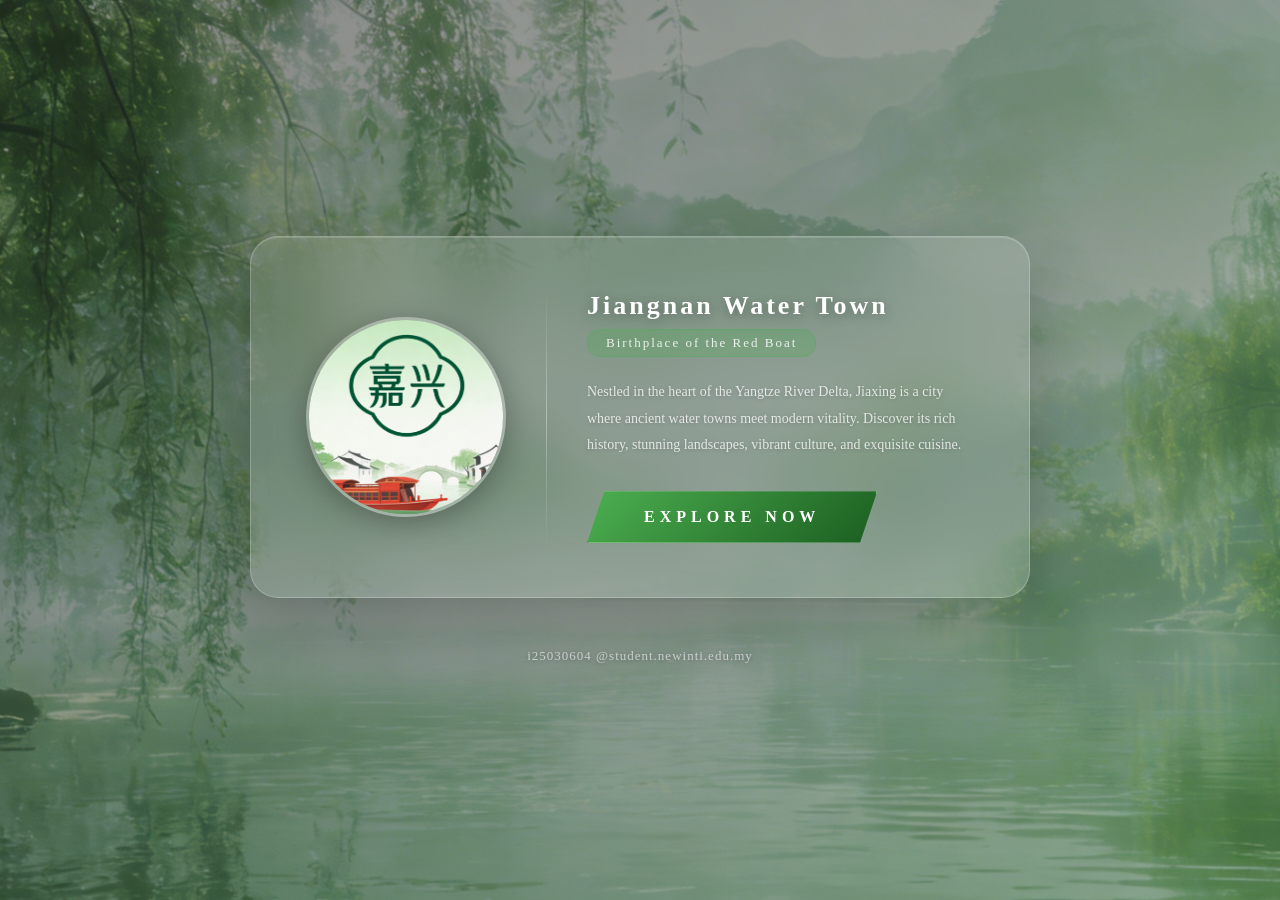
<file: index.html>
<!DOCTYPE html>
<html lang="en">
<head>
<!-- Google tag (gtag.js) -->
<script async src="https://www.googletagmanager.com/gtag/js?id=G-PV2VEVP0T8"></script>
<script>
  window.dataLayer = window.dataLayer || [];
  function gtag(){dataLayer.push(arguments);}
  gtag('js', new Date());

  gtag('config', 'G-PV2VEVP0T8');
</script>
    <meta charset="UTF-8">
    <meta http-equiv="X-UA-Compatible" content="IE=edge">
    <meta name="viewport" content="width=device-width, initial-scale=1.0">
    <title>Jiaxing - Welcome</title>
    <link rel="stylesheet" href="./css/style.css">
</head>
<body>
    <div class="welcome-page">
        <div class="welcome-bg"></div>
        <div class="welcome-card">
            <div class="welcome-card-inner">
                <div class="wc-left">
                    <img src="./images/logo.png" alt="Jiaxing Logo" class="wc-logo">
                </div>
                <div class="wc-divider"></div>
                <div class="wc-right">
                    <div class="wc-tag">Jiangnan Water Town</div>
                    <div class="wc-sub">Birthplace of the Red Boat</div>
                    <div class="wc-desc">Nestled in the heart of the Yangtze River Delta, Jiaxing is a city where ancient water towns meet modern vitality. Discover its rich history, stunning landscapes, vibrant culture, and exquisite cuisine.</div>
                    <a href="./home.html" class="btn-enter">
                        <span class="btn-text">EXPLORE NOW</span>
                    </a>
                </div>
            </div>
        </div>
        <div class="welcome-footer">i25030604 @student.newinti.edu.my</div>
    </div>
</body>
</html>
</file>
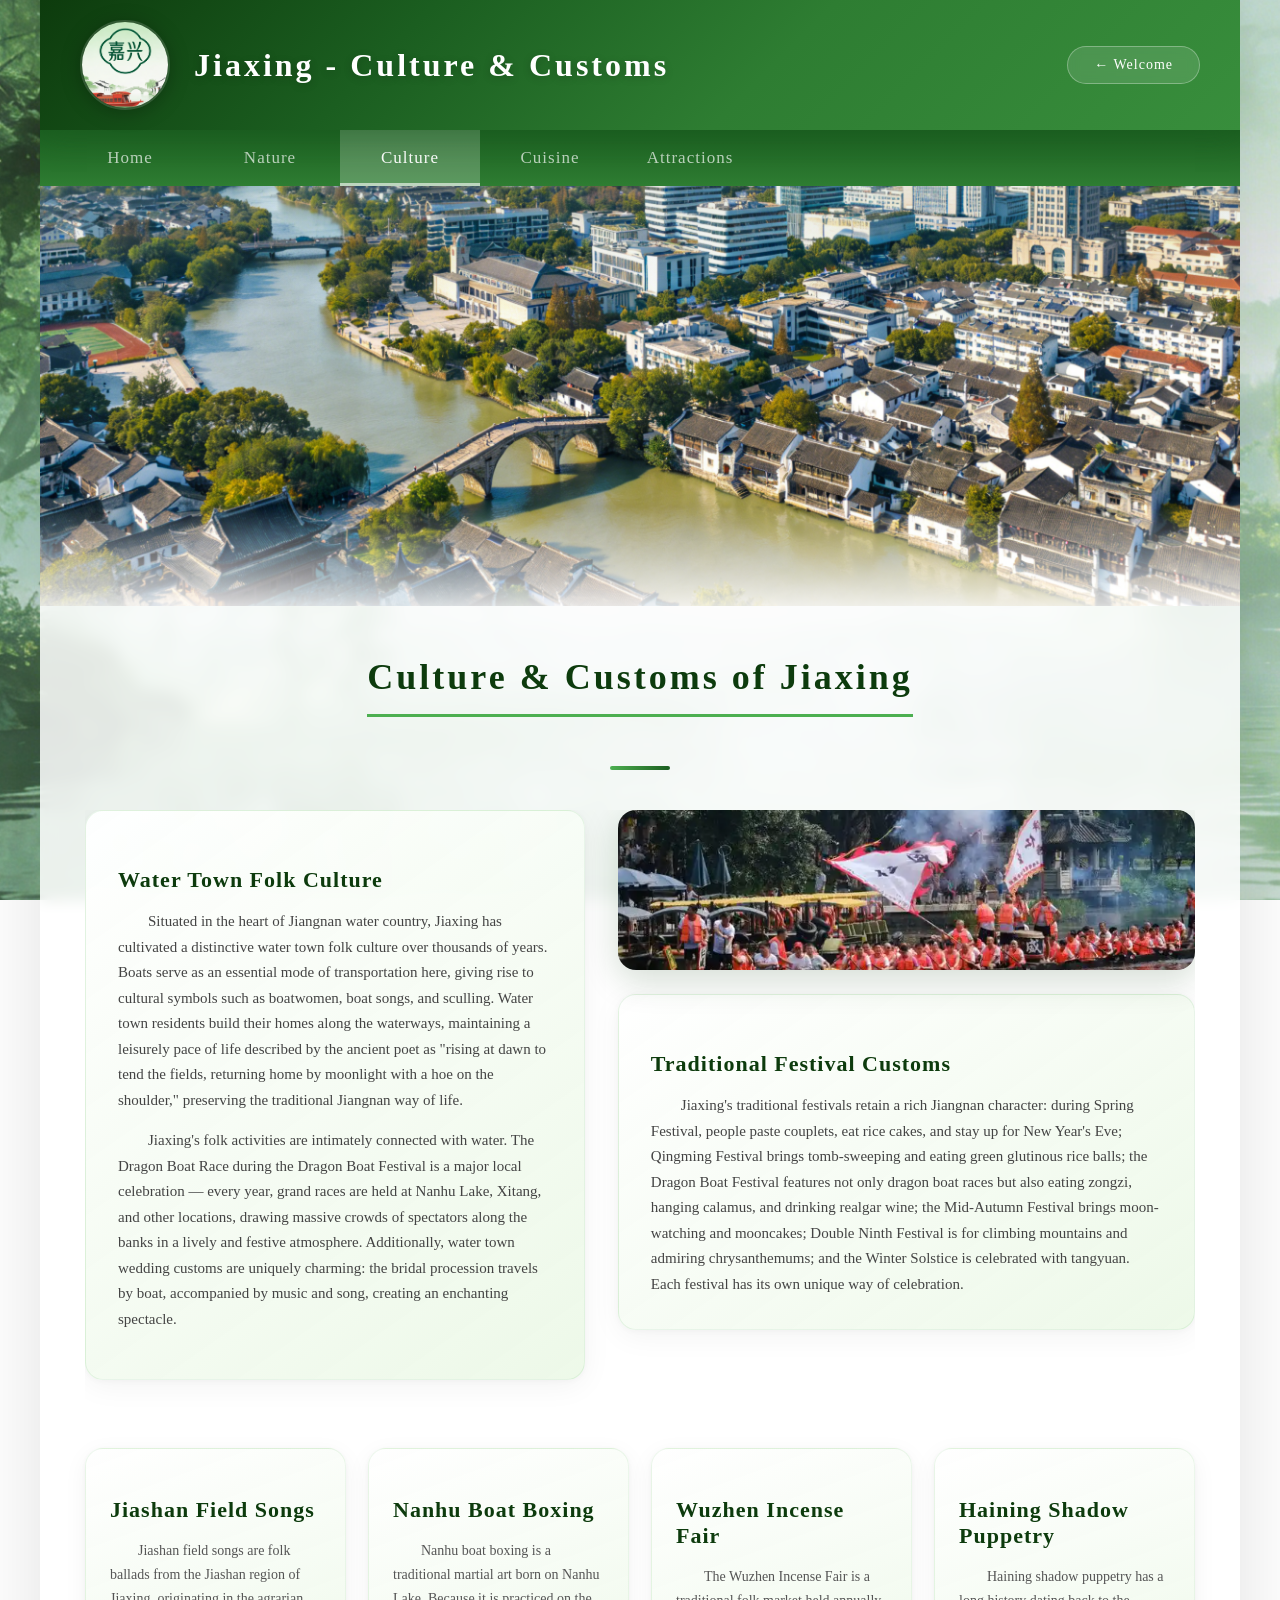
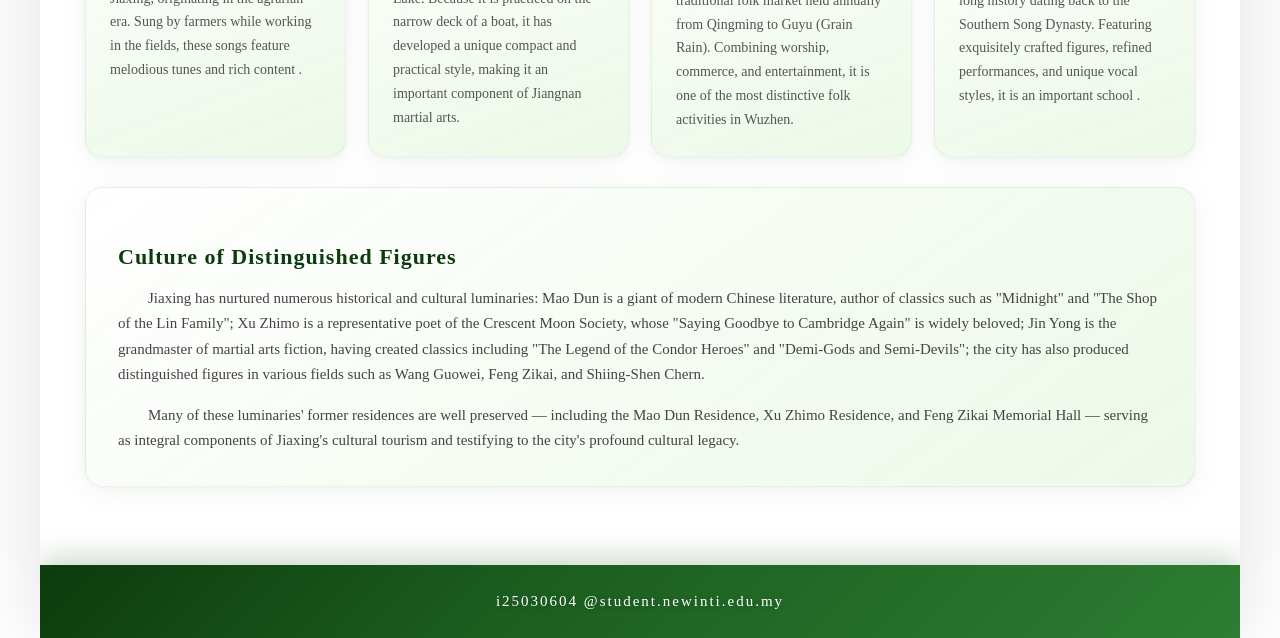
<file: custom.html>
<!DOCTYPE html>
<html lang="en">
<head>
    <meta charset="UTF-8">
    <meta http-equiv="X-UA-Compatible" content="IE=edge">
    <meta name="viewport" content="width=device-width, initial-scale=1.0">
    <title>Jiaxing - Culture &amp; Customs</title>
    <link rel="stylesheet" href="./css/style.css">
</head>
<body>
    <div class="container">
        <div class="header">
            <img src="./images/logo.png" alt="Jiaxing Logo" class="logo">
            <div class="logo-text">Jiaxing - Culture &amp; Customs</div>
            <div class="back-welcome"><a href="./index.html">&larr; Welcome</a></div>
        </div>

        <div class="nav">
            <a href="./home.html">Home</a>
            <a href="./nature.html">Nature</a>
            <a href="./custom.html" class="active">Culture</a>
            <a href="./food.html">Cuisine</a>
            <a href="./spot.html">Attractions</a>
        </div>

        <div class="banner">
            <img src="./images/banner.png" alt="Jiaxing Culture and Customs">
        </div>

        <div class="main custom-main">
            <div class="title-wrap"><h2 class="title">Culture &amp; Customs of Jiaxing</h2></div>
            <div class="top-box">
                <div class="top-left">
                    <div class="card">
                        <h3 class="subtitle">Water Town Folk Culture</h3>
                        <p style="margin-bottom:15px;">Situated in the heart of Jiangnan water country, Jiaxing has cultivated a distinctive water town folk culture over thousands of years. Boats serve as an essential mode of transportation here, giving rise to cultural symbols such as boatwomen, boat songs, and sculling. Water town residents build their homes along the waterways, maintaining a leisurely pace of life described by the ancient poet as "rising at dawn to tend the fields, returning home by moonlight with a hoe on the shoulder," preserving the traditional Jiangnan way of life.</p>
                        <p style="margin-bottom:15px;">Jiaxing's folk activities are intimately connected with water. The Dragon Boat Race during the Dragon Boat Festival is a major local celebration &mdash; every year, grand races are held at Nanhu Lake, Xitang, and other locations, drawing massive crowds of spectators along the banks in a lively and festive atmosphere. Additionally, water town wedding customs are uniquely charming: the bridal procession travels by boat, accompanied by music and song, creating an enchanting spectacle.</p>
                          </div>
                </div>
                <div class="top-right">
                    <img src="./images/min.png" alt="Jiaxing Folk Customs">
                    <div class="card" style="margin-top:20px;">
                        <h3 class="subtitle">Traditional Festival Customs</h3>
                        <p>Jiaxing's traditional festivals retain a rich Jiangnan character: during Spring Festival, people paste couplets, eat rice cakes, and stay up for New Year's Eve; Qingming Festival brings tomb-sweeping and eating green glutinous rice balls; the Dragon Boat Festival features not only dragon boat races but also eating zongzi, hanging calamus, and drinking realgar wine; the Mid-Autumn Festival brings moon-watching and mooncakes; Double Ninth Festival is for climbing mountains and admiring chrysanthemums; and the Winter Solstice is celebrated with tangyuan. Each festival has its own unique way of celebration.</p>
                    </div>
                </div>
            </div>
            <div class="custom-bottom">
                <div class="custom-item">
                    <h3 class="subtitle">Jiashan Field Songs</h3>
                    <p>Jiashan field songs are folk ballads from the Jiashan region of Jiaxing, originating in the agrarian era. Sung by farmers while working in the fields, these songs feature melodious tunes and rich content .</p>
                </div>
                <div class="custom-item">
                    <h3 class="subtitle">Nanhu Boat Boxing</h3>
                    <p>Nanhu boat boxing is a traditional martial art born on Nanhu Lake. Because it is practiced on the narrow deck of a boat, it has developed a unique compact and practical style, making it an important component of Jiangnan martial arts.</p>
                </div>
                <div class="custom-item">
                    <h3 class="subtitle">Wuzhen Incense Fair</h3>
                    <p>The Wuzhen Incense Fair is a traditional folk market held annually from Qingming to Guyu (Grain Rain). Combining worship, commerce, and entertainment, it is one of the most distinctive folk activities in Wuzhen.</p>
                </div>
                <div class="custom-item">
                    <h3 class="subtitle">Haining Shadow Puppetry</h3>
                    <p>Haining shadow puppetry has a long history dating back to the Southern Song Dynasty. Featuring exquisitely crafted figures, refined performances, and unique vocal styles, it is an important school .</p>
                </div>
            </div>
            <div class="card" style="margin-top:30px;">
                <h3 class="subtitle">Culture of Distinguished Figures</h3>
                <p style="margin-bottom:15px;">Jiaxing has nurtured numerous historical and cultural luminaries: Mao Dun is a giant of modern Chinese literature, author of classics such as "Midnight" and "The Shop of the Lin Family"; Xu Zhimo is a representative poet of the Crescent Moon Society, whose "Saying Goodbye to Cambridge Again" is widely beloved; Jin Yong is the grandmaster of martial arts fiction, having created classics including "The Legend of the Condor Heroes" and "Demi-Gods and Semi-Devils"; the city has also produced distinguished figures in various fields such as Wang Guowei, Feng Zikai, and Shiing-Shen Chern.</p>
                <p>Many of these luminaries' former residences are well preserved &mdash; including the Mao Dun Residence, Xu Zhimo Residence, and Feng Zikai Memorial Hall &mdash; serving as integral components of Jiaxing's cultural tourism and testifying to the city's profound cultural legacy.</p>
            </div>
        </div>

        <div class="footer">
            i25030604 @student.newinti.edu.my
        </div>
    </div>
</body>
</html>
</file>
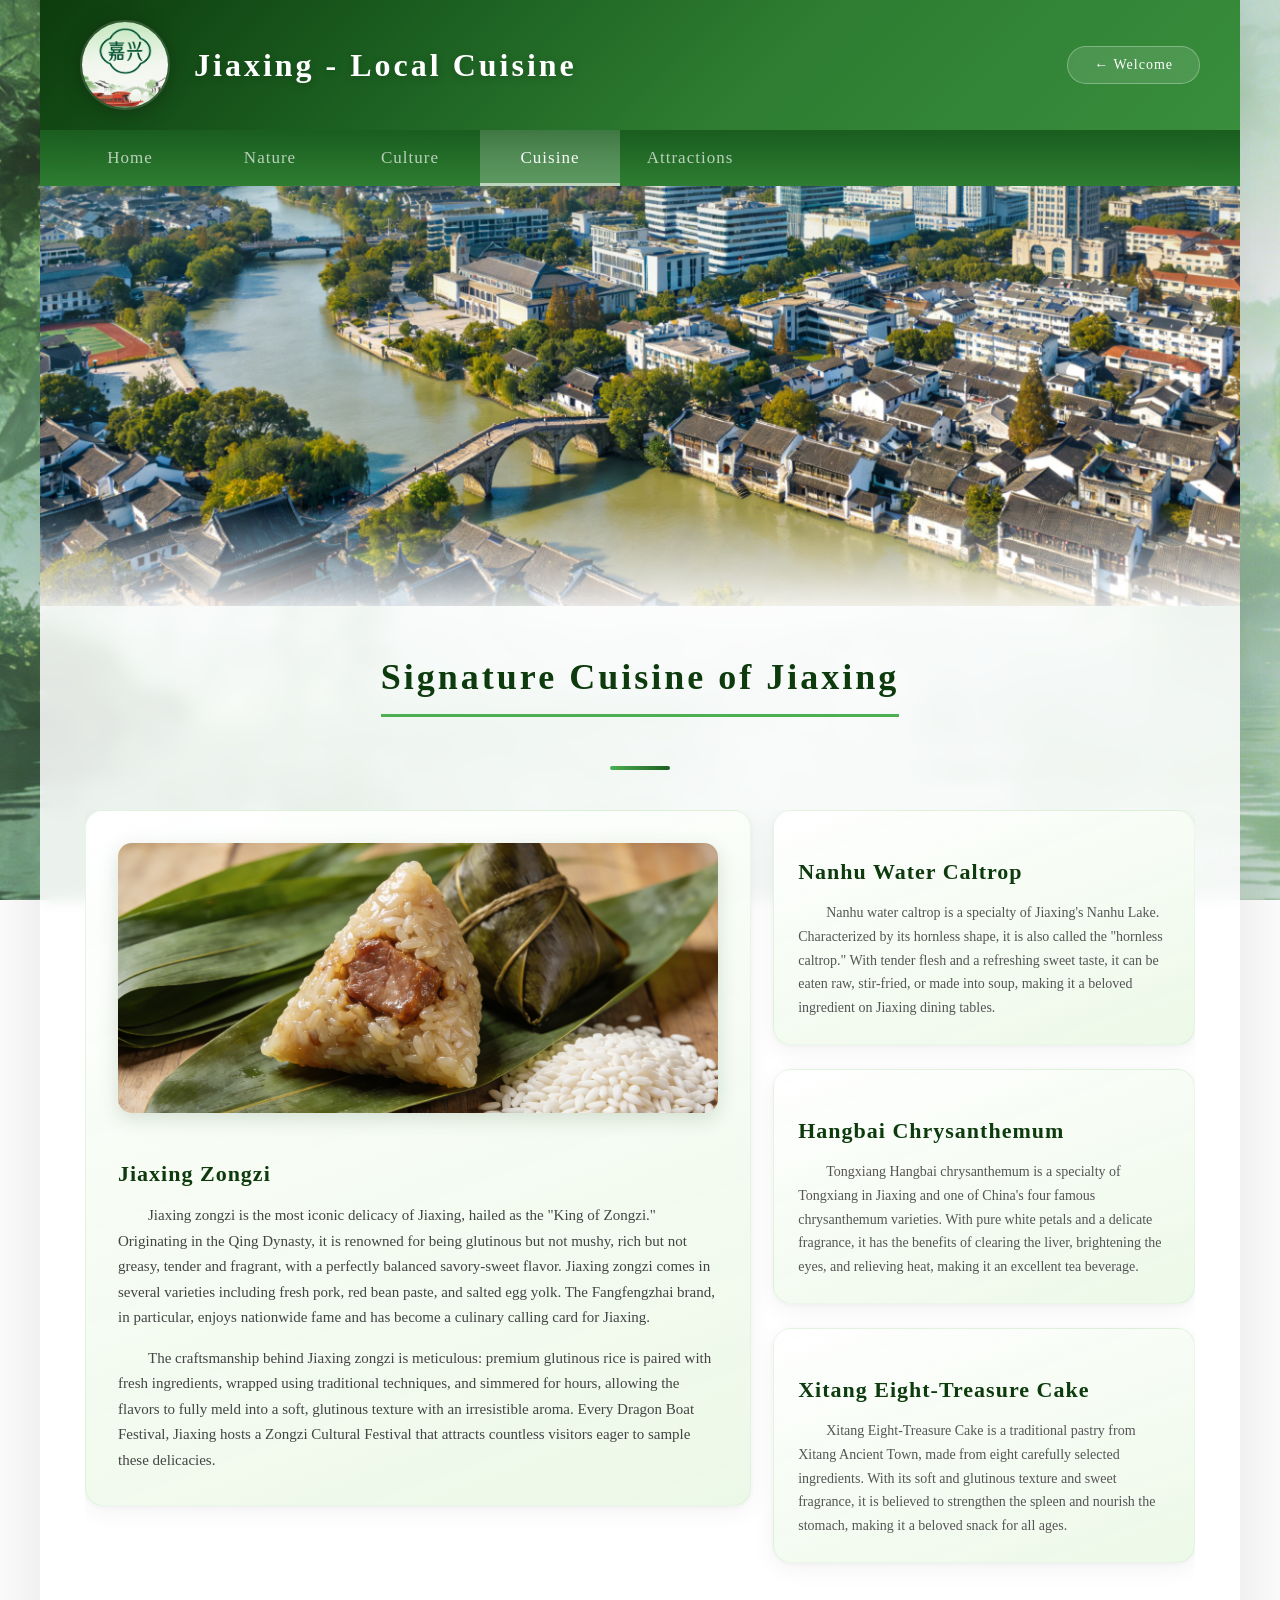
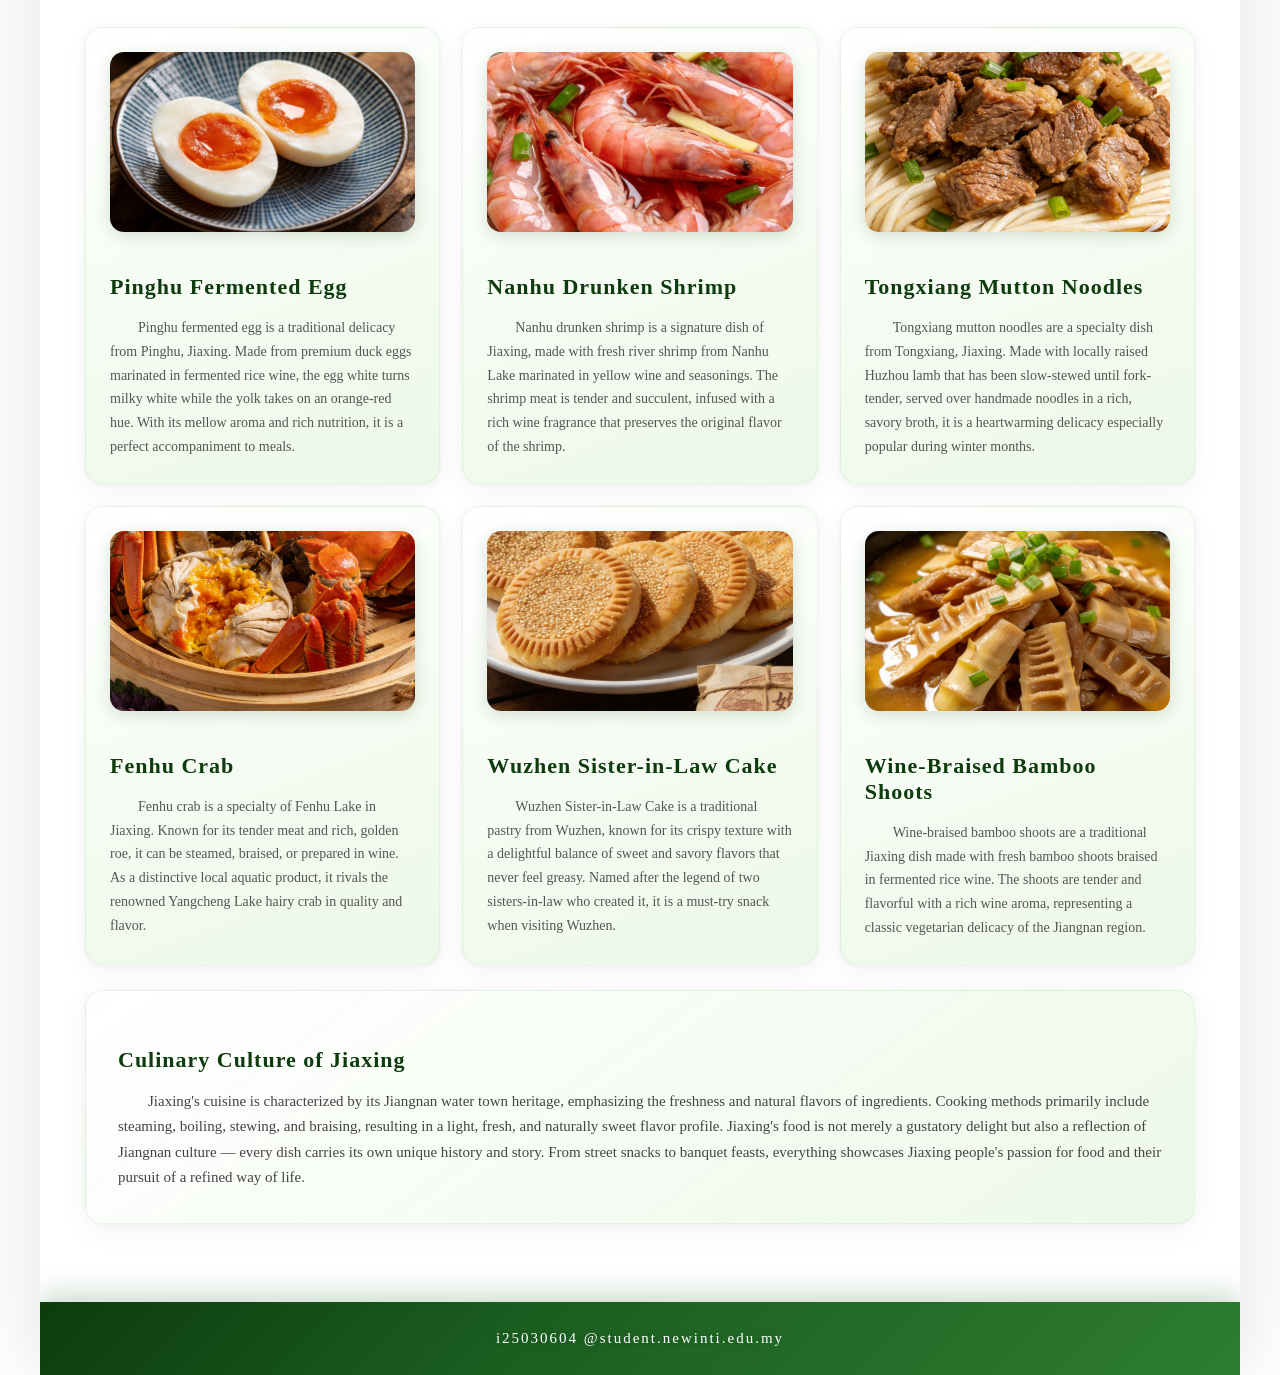
<file: food.html>
<!DOCTYPE html>
<html lang="en">
<head>
    <meta charset="UTF-8">
    <meta http-equiv="X-UA-Compatible" content="IE=edge">
    <meta name="viewport" content="width=device-width, initial-scale=1.0">
    <title>Jiaxing - Cuisine</title>
    <link rel="stylesheet" href="./css/style.css">
</head>
<body>
    <div class="container">
        <div class="header">
            <img src="./images/logo.png" alt="Jiaxing Logo" class="logo">
            <div class="logo-text">Jiaxing - Local Cuisine</div>
            <div class="back-welcome"><a href="./index.html">&larr; Welcome</a></div>
        </div>

        <div class="nav">
            <a href="./home.html">Home</a>
            <a href="./nature.html">Nature</a>
            <a href="./custom.html">Culture</a>
            <a href="./food.html" class="active">Cuisine</a>
            <a href="./spot.html">Attractions</a>
        </div>

        <div class="banner">
            <img src="./images/banner.png" alt="Jiaxing Local Cuisine">
        </div>

        <div class="main food-main">
            <div class="title-wrap"><h2 class="title">Signature Cuisine of Jiaxing</h2></div>
            <div class="food-top">
                <div class="food-big">
                    <img src="./images/f1.png" alt="Jiaxing Zongzi">
                    <h3 class="subtitle">Jiaxing Zongzi</h3>
                    <p>Jiaxing zongzi is the most iconic delicacy of Jiaxing, hailed as the "King of Zongzi." Originating in the Qing Dynasty, it is renowned for being glutinous but not mushy, rich but not greasy, tender and fragrant, with a perfectly balanced savory-sweet flavor. Jiaxing zongzi comes in several varieties including fresh pork, red bean paste, and salted egg yolk. The Fangfengzhai brand, in particular, enjoys nationwide fame and has become a culinary calling card for Jiaxing.</p>
                    <p style="margin-top:15px;">The craftsmanship behind Jiaxing zongzi is meticulous: premium glutinous rice is paired with fresh ingredients, wrapped using traditional techniques, and simmered for hours, allowing the flavors to fully meld into a soft, glutinous texture with an irresistible aroma. Every Dragon Boat Festival, Jiaxing hosts a Zongzi Cultural Festival that attracts countless visitors eager to sample these delicacies.</p>
                </div>
                <div class="food-side">
                    <div class="food-side-item">
                        <h3 class="subtitle">Nanhu Water Caltrop</h3>
                        <p>Nanhu water caltrop is a specialty of Jiaxing's Nanhu Lake. Characterized by its hornless shape, it is also called the "hornless caltrop." With tender flesh and a refreshing sweet taste, it can be eaten raw, stir-fried, or made into soup, making it a beloved ingredient on Jiaxing dining tables.</p>
                    </div>
                    <div class="food-side-item">
                        <h3 class="subtitle">Hangbai Chrysanthemum</h3>
                        <p>Tongxiang Hangbai chrysanthemum is a specialty of Tongxiang in Jiaxing and one of China's four famous chrysanthemum varieties. With pure white petals and a delicate fragrance, it has the benefits of clearing the liver, brightening the eyes, and relieving heat, making it an excellent tea beverage.</p>
                    </div>
                    <div class="food-side-item">
                        <h3 class="subtitle">Xitang Eight-Treasure Cake</h3>
                        <p>Xitang Eight-Treasure Cake is a traditional pastry from Xitang Ancient Town, made from eight carefully selected ingredients. With its soft and glutinous texture and sweet fragrance, it is believed to strengthen the spleen and nourish the stomach, making it a beloved snack for all ages.</p>
                    </div>
                </div>
            </div>
            <div class="food-grid">
                <div class="food-grid-item">
                    <img src="./images/f2.png" alt="Pinghu Fermented Egg">
                    <h3 class="subtitle">Pinghu Fermented Egg</h3>
                    <p>Pinghu fermented egg is a traditional delicacy from Pinghu, Jiaxing. Made from premium duck eggs marinated in fermented rice wine, the egg white turns milky white while the yolk takes on an orange-red hue. With its mellow aroma and rich nutrition, it is a perfect accompaniment to meals.</p>
                </div>
                <div class="food-grid-item">
                    <img src="./images/f3.png" alt="Nanhu Drunken Shrimp">
                    <h3 class="subtitle">Nanhu Drunken Shrimp</h3>
                    <p>Nanhu drunken shrimp is a signature dish of Jiaxing, made with fresh river shrimp from Nanhu Lake marinated in yellow wine and seasonings. The shrimp meat is tender and succulent, infused with a rich wine fragrance that preserves the original flavor of the shrimp.</p>
                </div>
                <div class="food-grid-item">
                    <img src="./images/f4.png" alt="Tongxiang Mutton Noodles">
                    <h3 class="subtitle">Tongxiang Mutton Noodles</h3>
                    <p>Tongxiang mutton noodles are a specialty dish from Tongxiang, Jiaxing. Made with locally raised Huzhou lamb that has been slow-stewed until fork-tender, served over handmade noodles in a rich, savory broth, it is a heartwarming delicacy especially popular during winter months.</p>
                </div>
                <div class="food-grid-item">
                    <img src="./images/f5.png" alt="Fenhu Crab">
                    <h3 class="subtitle">Fenhu Crab</h3>
                    <p>Fenhu crab is a specialty of Fenhu Lake in Jiaxing. Known for its tender meat and rich, golden roe, it can be steamed, braised, or prepared in wine. As a distinctive local aquatic product, it rivals the renowned Yangcheng Lake hairy crab in quality and flavor.</p>
                </div>
                <div class="food-grid-item">
                    <img src="./images/f6.png" alt="Wuzhen Sister-in-Law Cake">
                    <h3 class="subtitle">Wuzhen Sister-in-Law Cake</h3>
                    <p>Wuzhen Sister-in-Law Cake is a traditional pastry from Wuzhen, known for its crispy texture with a delightful balance of sweet and savory flavors that never feel greasy. Named after the legend of two sisters-in-law who created it, it is a must-try snack when visiting Wuzhen.</p>
                </div>
                <div class="food-grid-item">
                    <img src="./images/f7.png" alt="Braised Bamboo Shoots">
                    <h3 class="subtitle">Wine-Braised Bamboo Shoots</h3>
                    <p>Wine-braised bamboo shoots are a traditional Jiaxing dish made with fresh bamboo shoots braised in fermented rice wine. The shoots are tender and flavorful with a rich wine aroma, representing a classic vegetarian delicacy of the Jiangnan region.</p>
                </div>
            </div>
            <div class="card" style="margin-top:25px;">
                <h3 class="subtitle">Culinary Culture of Jiaxing</h3>
                <p>Jiaxing's cuisine is characterized by its Jiangnan water town heritage, emphasizing the freshness and natural flavors of ingredients. Cooking methods primarily include steaming, boiling, stewing, and braising, resulting in a light, fresh, and naturally sweet flavor profile. Jiaxing's food is not merely a gustatory delight but also a reflection of Jiangnan culture &mdash; every dish carries its own unique history and story. From street snacks to banquet feasts, everything showcases Jiaxing people's passion for food and their pursuit of a refined way of life.</p>
            </div>
        </div>

        <div class="footer">
            i25030604 @student.newinti.edu.my
        </div>
    </div>
</body>
</html>
</file>
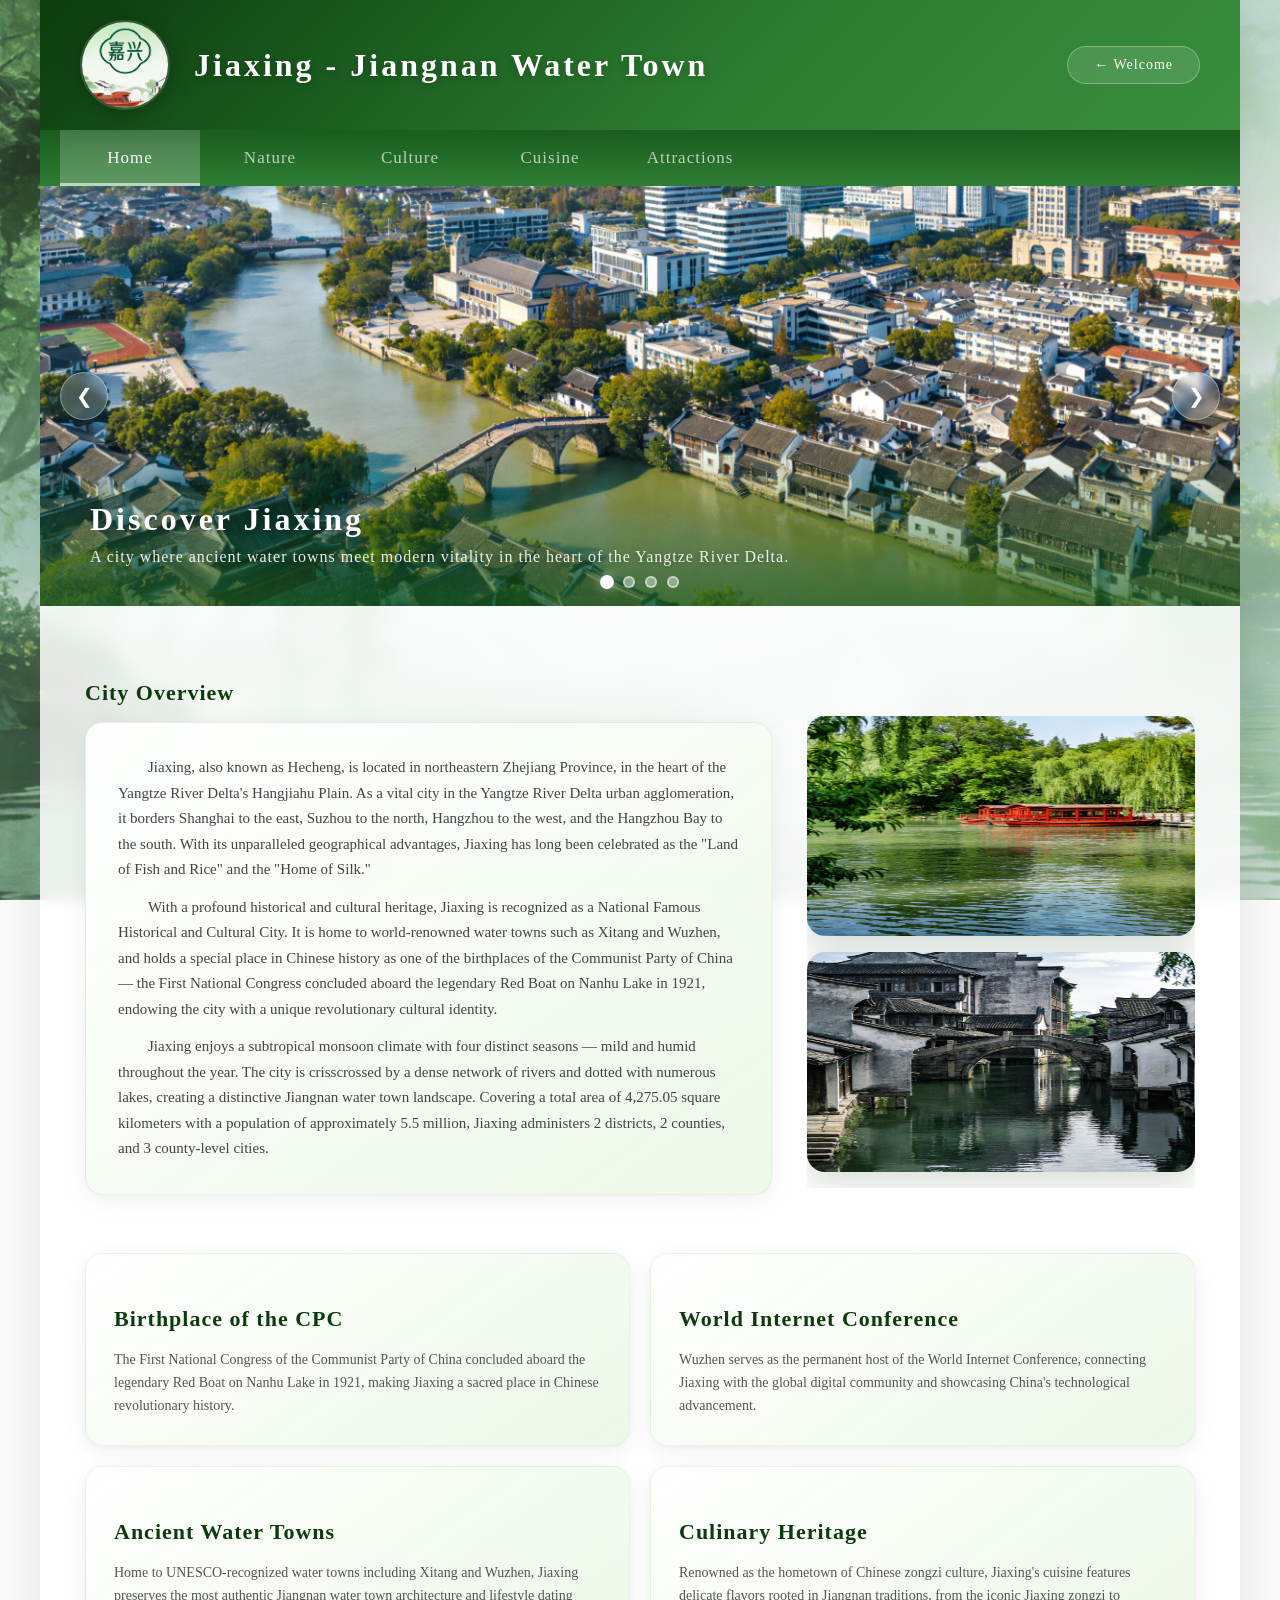
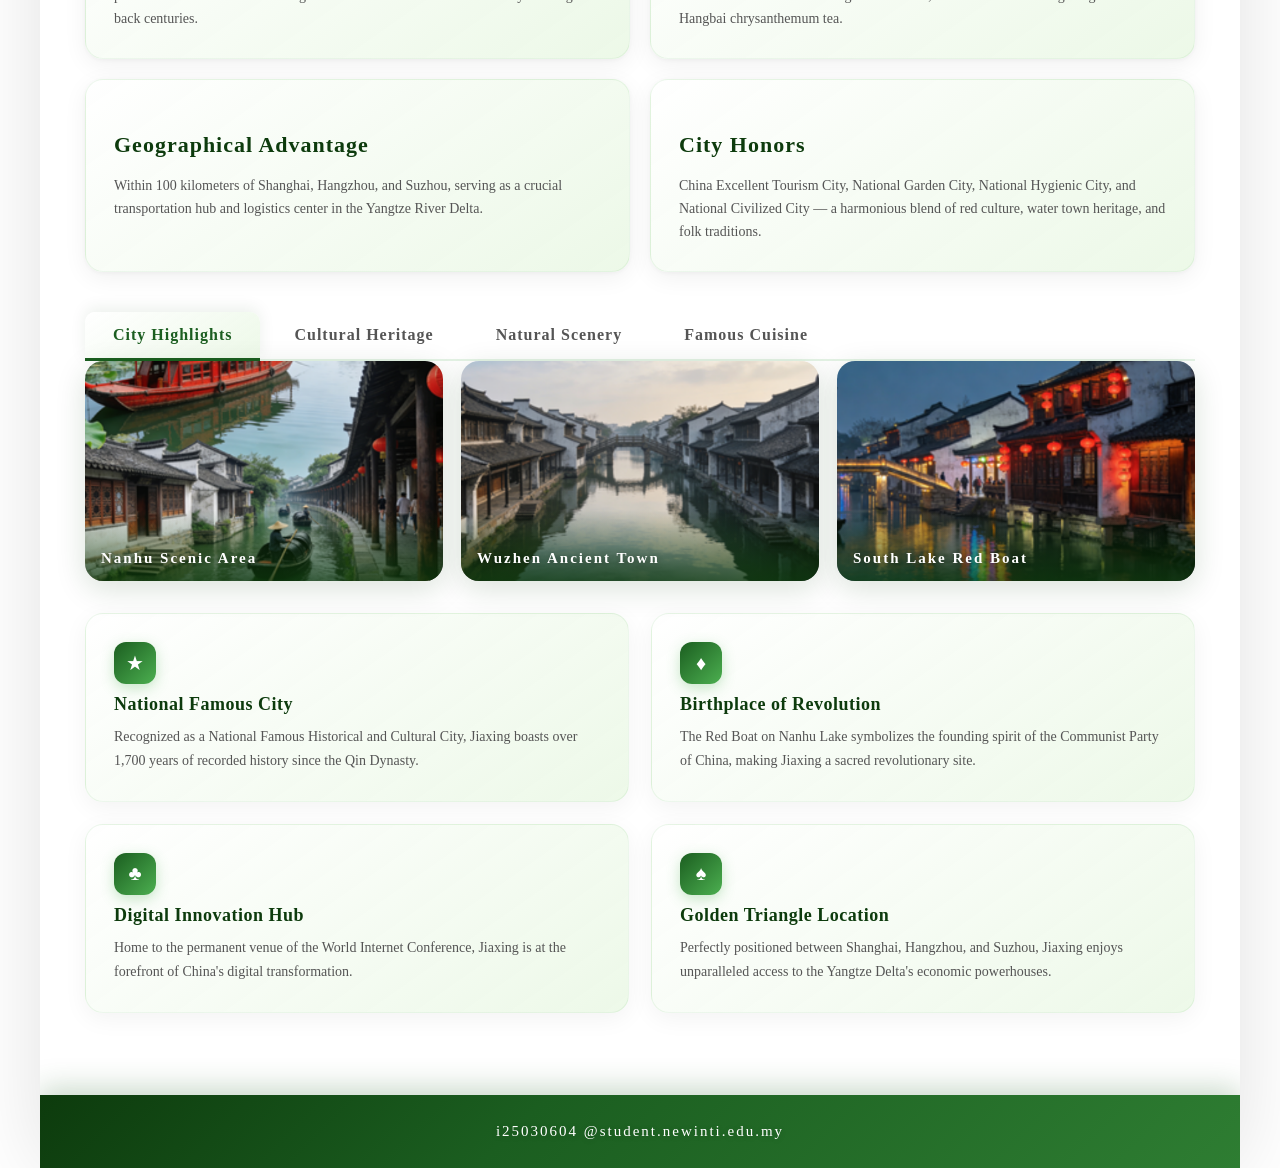
<file: home.html>
<!DOCTYPE html>
<html lang="en">
<head>
    <meta charset="UTF-8">
    <meta http-equiv="X-UA-Compatible" content="IE=edge">
    <meta name="viewport" content="width=device-width, initial-scale=1.0">
    <title>Jiaxing - Home</title>
    <link rel="stylesheet" href="./css/style.css">
</head>
<body>
    <div class="container">
        <div class="header">
            <img src="./images/logo.png" alt="Jiaxing Logo" class="logo">
            <div class="logo-text">Jiaxing - Jiangnan Water Town</div>
            <div class="back-welcome"><a href="./index.html">&larr; Welcome</a></div>
        </div>

        <div class="nav">
            <a href="./home.html" class="active">Home</a>
            <a href="./nature.html">Nature</a>
            <a href="./custom.html">Culture</a>
            <a href="./food.html">Cuisine</a>
            <a href="./spot.html">Attractions</a>
        </div>

        <div class="carousel" id="heroCarousel">
            <div class="carousel-track">
                <div class="carousel-slide">
                    <img src="./images/banner.png" alt="Jiaxing Banner">
                    <div class="carousel-caption">
                        <h2>Discover Jiaxing</h2>
                        <p>A city where ancient water towns meet modern vitality in the heart of the Yangtze River Delta.</p>
                    </div>
                </div>
                <div class="carousel-slide">
                    <img src="./images/s1.png" alt="Nanhu Lake">
                    <div class="carousel-caption">
                        <h2>Nanhu Scenic Area</h2>
                        <p>Birthplace of the Red Boat Spirit &mdash; a sacred place in Chinese revolutionary history.</p>
                    </div>
                </div>
                <div class="carousel-slide">
                    <img src="./images/j3.png" alt="Wuzhen">
                    <div class="carousel-caption">
                        <h2>Wuzhen Ancient Town</h2>
                        <p>A living museum of Jiangnan water town culture with over 1,300 years of history.</p>
                    </div>
                </div>
                <div class="carousel-slide">
                    <img src="./images/j1.png" alt="Xitang">
                    <div class="carousel-caption">
                        <h2>Xitang Water Town</h2>
                        <p>Stroll through ancient corridors, stone bridges, and canal-side houses frozen in time.</p>
                    </div>
                </div>
            </div>
            <button class="carousel-btn carousel-prev" onclick="moveCarousel(-1)">&#10094;</button>
            <button class="carousel-btn carousel-next" onclick="moveCarousel(1)">&#10095;</button>
            <div class="carousel-dots" id="carouselDots"></div>
        </div>

        <div class="main index-main">
            <div class="intro-left">
                <h2 class="subtitle">City Overview</h2>
                <div class="card">
                    <p>Jiaxing, also known as Hecheng, is located in northeastern Zhejiang Province, in the heart of the Yangtze River Delta's Hangjiahu Plain. As a vital city in the Yangtze River Delta urban agglomeration, it borders Shanghai to the east, Suzhou to the north, Hangzhou to the west, and the Hangzhou Bay to the south. With its unparalleled geographical advantages, Jiaxing has long been celebrated as the "Land of Fish and Rice" and the "Home of Silk."</p>
                    <p style="margin-top:12px;">With a profound historical and cultural heritage, Jiaxing is recognized as a National Famous Historical and Cultural City. It is home to world-renowned water towns such as Xitang and Wuzhen, and holds a special place in Chinese history as one of the birthplaces of the Communist Party of China &mdash; the First National Congress concluded aboard the legendary Red Boat on Nanhu Lake in 1921, endowing the city with a unique revolutionary cultural identity.</p>
                    <p style="margin-top:12px;">Jiaxing enjoys a subtropical monsoon climate with four distinct seasons &mdash; mild and humid throughout the year. The city is crisscrossed by a dense network of rivers and dotted with numerous lakes, creating a distinctive Jiangnan water town landscape. Covering a total area of 4,275.05 square kilometers with a population of approximately 5.5 million, Jiaxing administers 2 districts, 2 counties, and 3 county-level cities.</p>
                </div>
            </div>
            <div class="intro-right">
                <div class="img-group">
                    <img src="./images/1.png" alt="Nanhu Lake">
                    <img src="./images/2.png" alt="Wuzhen Water Town">
                </div>
            </div>
            <div style="clear:both;"></div>
            <div class="info-list">
                <div class="info-item">
                    <h3 class="subtitle">Birthplace of the CPC</h3>
                    <p>The First National Congress of the Communist Party of China concluded aboard the legendary Red Boat on Nanhu Lake in 1921, making Jiaxing a sacred place in Chinese revolutionary history.</p>
                </div>
                <div class="info-item">
                    <h3 class="subtitle">World Internet Conference</h3>
                    <p>Wuzhen serves as the permanent host of the World Internet Conference, connecting Jiaxing with the global digital community and showcasing China's technological advancement.</p>
                </div>
                <div class="info-item">
                    <h3 class="subtitle">Ancient Water Towns</h3>
                    <p>Home to UNESCO-recognized water towns including Xitang and Wuzhen, Jiaxing preserves the most authentic Jiangnan water town architecture and lifestyle dating back centuries.</p>
                </div>
                <div class="info-item">
                    <h3 class="subtitle">Culinary Heritage</h3>
                    <p>Renowned as the hometown of Chinese zongzi culture, Jiaxing's cuisine features delicate flavors rooted in Jiangnan traditions, from the iconic Jiaxing zongzi to Hangbai chrysanthemum tea.</p>
                </div>
                <div class="info-item">
                    <h3 class="subtitle">Geographical Advantage</h3>
                    <p>Within 100 kilometers of Shanghai, Hangzhou, and Suzhou, serving as a crucial transportation hub and logistics center in the Yangtze River Delta.</p>
                </div>
                <div class="info-item">
                    <h3 class="subtitle">City Honors</h3>
                    <p>China Excellent Tourism City, National Garden City, National Hygienic City, and National Civilized City &mdash; a harmonious blend of red culture, water town heritage, and folk traditions.</p>
                </div>
            </div>

            <!-- Tab Section -->
            <div class="tab-section">
                <div class="tab-nav">
                    <button class="tab-btn active" data-tab="highlights">City Highlights</button>
                    <button class="tab-btn" data-tab="culture">Cultural Heritage</button>
                    <button class="tab-btn" data-tab="scenery">Natural Scenery</button>
                    <button class="tab-btn" data-tab="cuisine">Famous Cuisine</button>
                </div>
                <div class="tab-content">
                    <div class="tab-panel active" id="tab-highlights">
                        <div class="overview-images">
                            <div class="overview-img">
                                <img src="./images/s1.png" alt="Nanhu Revolution Memorial">
                                <div class="overlay-text">Nanhu Scenic Area</div>
                            </div>
                            <div class="overview-img">
                                <img src="./images/j3.png" alt="Wuzhen Water Town">
                                <div class="overlay-text">Wuzhen Ancient Town</div>
                            </div>
                            <div class="overview-img">
                                <img src="./images/s3.png" alt="South Lake">
                                <div class="overlay-text">South Lake Red Boat</div>
                            </div>
                        </div>
                        <div class="highlights-grid">
                            <div class="highlight-card">
                                <div class="highlight-icon">&#9733;</div>
                                <h4>National Famous City</h4>
                                <p>Recognized as a National Famous Historical and Cultural City, Jiaxing boasts over 1,700 years of recorded history since the Qin Dynasty.</p>
                            </div>
                            <div class="highlight-card">
                                <div class="highlight-icon">&#9830;</div>
                                <h4>Birthplace of Revolution</h4>
                                <p>The Red Boat on Nanhu Lake symbolizes the founding spirit of the Communist Party of China, making Jiaxing a sacred revolutionary site.</p>
                            </div>
                            <div class="highlight-card">
                                <div class="highlight-icon">&#9827;</div>
                                <h4>Digital Innovation Hub</h4>
                                <p>Home to the permanent venue of the World Internet Conference, Jiaxing is at the forefront of China's digital transformation.</p>
                            </div>
                            <div class="highlight-card">
                                <div class="highlight-icon">&#9824;</div>
                                <h4>Golden Triangle Location</h4>
                                <p>Perfectly positioned between Shanghai, Hangzhou, and Suzhou, Jiaxing enjoys unparalleled access to the Yangtze Delta's economic powerhouses.</p>
                            </div>
                        </div>
                    </div>
                    <div class="tab-panel" id="tab-culture">
                        <div class="overview-images">
                            <div class="overview-img">
                                <img src="./images/s2.png" alt="Red Boat">
                                <div class="overlay-text">Red Boat Spirit</div>
                            </div>
                            <div class="overview-img">
                                <img src="./images/j1.png" alt="Xitang">
                                <div class="overlay-text">Xitang Water Town</div>
                            </div>
                            <div class="overview-img">
                                <img src="./images/j4.png" alt="Traditional Architecture">
                                <div class="overlay-text">Jiangnan Architecture</div>
                            </div>
                        </div>
                        <div class="highlights-grid">
                            <div class="highlight-card">
                                <div class="highlight-icon">&#9733;</div>
                                <h4>Red Boat Culture</h4>
                                <p>In 1921, the First National Congress of the CPC concluded on Nanhu Lake, establishing the "Red Boat Spirit" &mdash; pioneering, striving, and dedication.</p>
                            </div>
                            <div class="highlight-card">
                                <div class="highlight-icon">&#9830;</div>
                                <h4>Water Town Heritage</h4>
                                <p>Xitang and Wuzhen preserve the quintessential Jiangnan water town landscape, with ancient bridges, canal-side houses, and stone-paved alleys dating back to the Ming and Qing dynasties.</p>
                            </div>
                            <div class="highlight-card">
                                <div class="highlight-icon">&#9827;</div>
                                <h4>Silk & Weaving</h4>
                                <p>Known as the "Home of Silk," Jiaxing has been a center of silk production for centuries, with traditional weaving techniques still practiced today.</p>
                            </div>
                            <div class="highlight-card">
                                <div class="highlight-icon">&#9824;</div>
                                <h4>South Mooncake Tradition</h4>
                                <p>Jiaxing's South Mooncake (Nanyue) culture dates back to the Qing Dynasty, featuring exquisite craftsmanship and symbolic meanings of reunion and harvest.</p>
                            </div>
                        </div>
                    </div>
                    <div class="tab-panel" id="tab-scenery">
                        <div class="overview-images">
                            <div class="overview-img">
                                <img src="./images/1.png" alt="Nanhu Lake">
                                <div class="overlay-text">Nanhu Lake</div>
                            </div>
                            <div class="overview-img">
                                <img src="./images/j5.png" alt="Gardens">
                                <div class="overlay-text">Classical Gardens</div>
                            </div>
                            <div class="overview-img">
                                <img src="./images/j6.png" alt="Canals">
                                <div class="overlay-text">Ancient Canals</div>
                            </div>
                        </div>
                        <div class="highlights-grid">
                            <div class="highlight-card">
                                <div class="highlight-icon">&#9733;</div>
                                <h4>Nanhu Lake</h4>
                                <p>The "Pearl of Jiangnan," Nanhu Lake features the iconic Mid-Lake Island, mist-covered waters, and the historic Smoke Rain Tower &mdash; one of China's most famous lake landscapes.</p>
                            </div>
                            <div class="highlight-card">
                                <div class="highlight-icon">&#9830;</div>
                                <h4>Haining Tide</h4>
                                <p>The Qiantang River tidal bore in Haining, Jiaxing, is one of the world's most spectacular natural phenomena, drawing millions of visitors during the Mid-Autumn Festival.</p>
                            </div>
                            <div class="highlight-card">
                                <div class="highlight-icon">&#9827;</div>
                                <h4>Canal Network</h4>
                                <p>The ancient Grand Canal flows through Jiaxing, creating a vast network of waterways that define the city's unique "Venice of the East" character.</p>
                            </div>
                            <div class="highlight-card">
                                <div class="highlight-icon">&#9824;</div>
                                <h4>Botanical Gardens</h4>
                                <p>From the elegant South Lake Botanical Garden to the scenic North Ski Area, Jiaxing offers diverse natural experiences across all four seasons.</p>
                            </div>
                        </div>
                    </div>
                    <div class="tab-panel" id="tab-cuisine">
                        <div class="overview-images">
                            <div class="overview-img">
                                <img src="./images/f1.png" alt="Zongzi">
                                <div class="overlay-text">Jiaxing Zongzi</div>
                            </div>
                            <div class="overview-img">
                                <img src="./images/f2.png" alt="Local Dishes">
                                <div class="overlay-text">Jiangnan Delicacies</div>
                            </div>
                            <div class="overview-img">
                                <img src="./images/f3.png" alt="Tea">
                                <div class="overlay-text">Hangbai Tea</div>
                            </div>
                        </div>
                        <div class="highlights-grid">
                            <div class="highlight-card">
                                <div class="highlight-icon">&#9733;</div>
                                <h4>Jiaxing Zongzi</h4>
                                <p>The iconic sticky rice dumpling wrapped in bamboo leaves, Jiaxing Zongzi is renowned nationwide. The Wufangzhai brand has been a household name for over a century.</p>
                            </div>
                            <div class="highlight-card">
                                <div class="highlight-icon">&#9830;</div>
                                <h4>Nanhu Lotus Wine</h4>
                                <p>Brewed with local lotus flowers from Nanhu Lake, this traditional rice wine embodies the poetic elegance of Jiangnan's water town culture.</p>
                            </div>
                            <div class="highlight-card">
                                <div class="highlight-icon">&#9827;</div>
                                <h4>Hangbai Chrysanthemum Tea</h4>
                                <p>Grown in the Haining region, Hangbai chrysanthemum is prized for its medicinal properties and delicate floral aroma, enjoyed as both tea and cuisine ingredient.</p>
                            </div>
                            <div class="highlight-card">
                                <div class="highlight-icon">&#9824;</div>
                                <h4>South Lake Fish Dishes</h4>
                                <p>Freshwater fish from Nanhu Lake are prepared in traditional Jiangnan styles &mdash; braised, steamed, or in soup &mdash; showcasing the region's aquatic bounty.</p>
                            </div>
                        </div>
                    </div>
                </div>
            </div>
        </div>

        <div class="footer">
            i25030604 @student.newinti.edu.my
        </div>
    </div>

    <script>
        document.querySelectorAll('.tab-btn').forEach(function(btn) {
            btn.addEventListener('click', function() {
                document.querySelectorAll('.tab-btn').forEach(function(b) { b.classList.remove('active'); });
                document.querySelectorAll('.tab-panel').forEach(function(p) { p.classList.remove('active'); });
                this.classList.add('active');
                document.getElementById('tab-' + this.dataset.tab).classList.add('active');
            });
        });

        var currentSlide = 0;
        var track = document.querySelector('.carousel-track');
        var slides = document.querySelectorAll('.carousel-slide');
        var totalSlides = slides.length;
        var dotsContainer = document.getElementById('carouselDots');
        var autoTimer;

        for (var i = 0; i < totalSlides; i++) {
            var dot = document.createElement('span');
            dot.className = 'carousel-dot' + (i === 0 ? ' active' : '');
            dot.dataset.index = i;
            dot.addEventListener('click', function() {
                goToSlide(parseInt(this.dataset.index));
            });
            dotsContainer.appendChild(dot);
        }

        function goToSlide(n) {
            currentSlide = n;
            if (currentSlide >= totalSlides) currentSlide = 0;
            if (currentSlide < 0) currentSlide = totalSlides - 1;
            track.style.transform = 'translateX(-' + (currentSlide * 100) + '%)';
            document.querySelectorAll('.carousel-dot').forEach(function(d, i) {
                d.classList.toggle('active', i === currentSlide);
            });
            resetTimer();
        }

        function moveCarousel(dir) {
            goToSlide(currentSlide + dir);
        }

        function resetTimer() {
            clearInterval(autoTimer);
            autoTimer = setInterval(function() { goToSlide(currentSlide + 1); }, 5000);
        }
        resetTimer();
    </script>

</body>
</html>
</file>
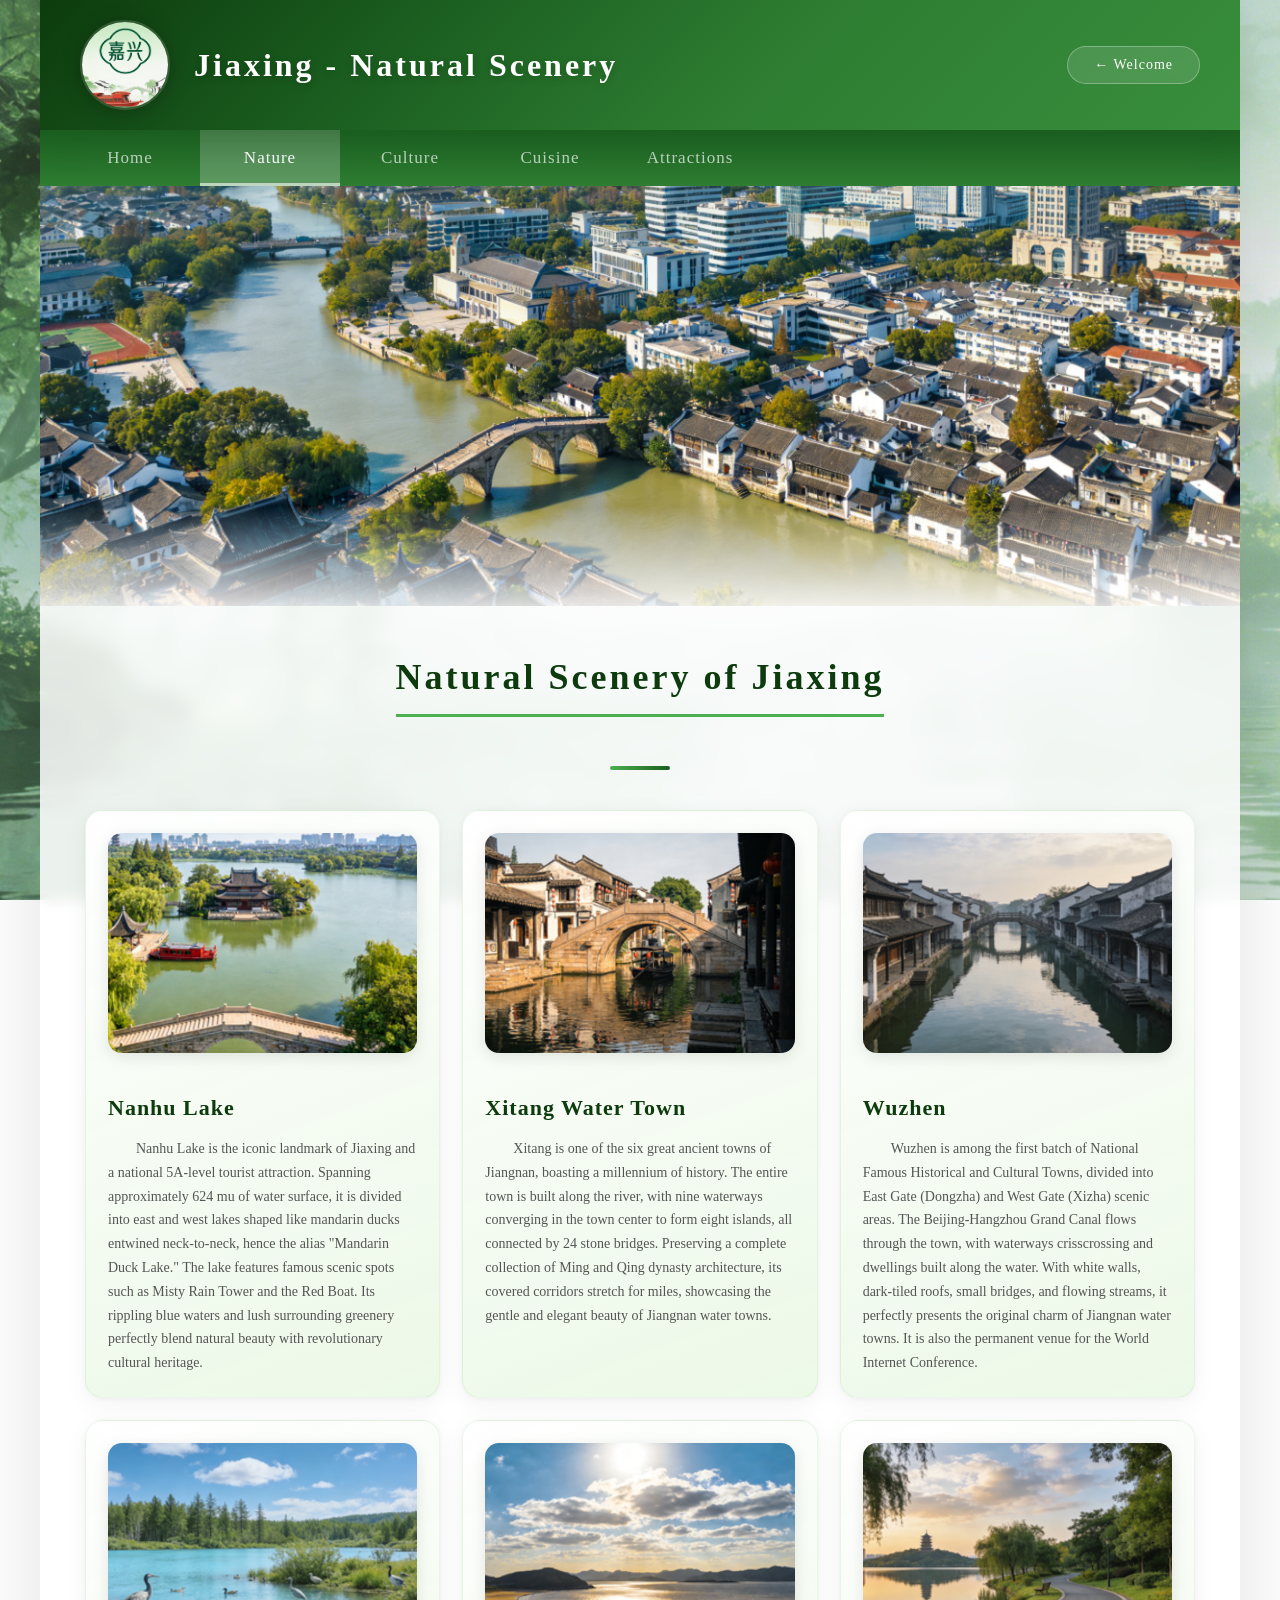
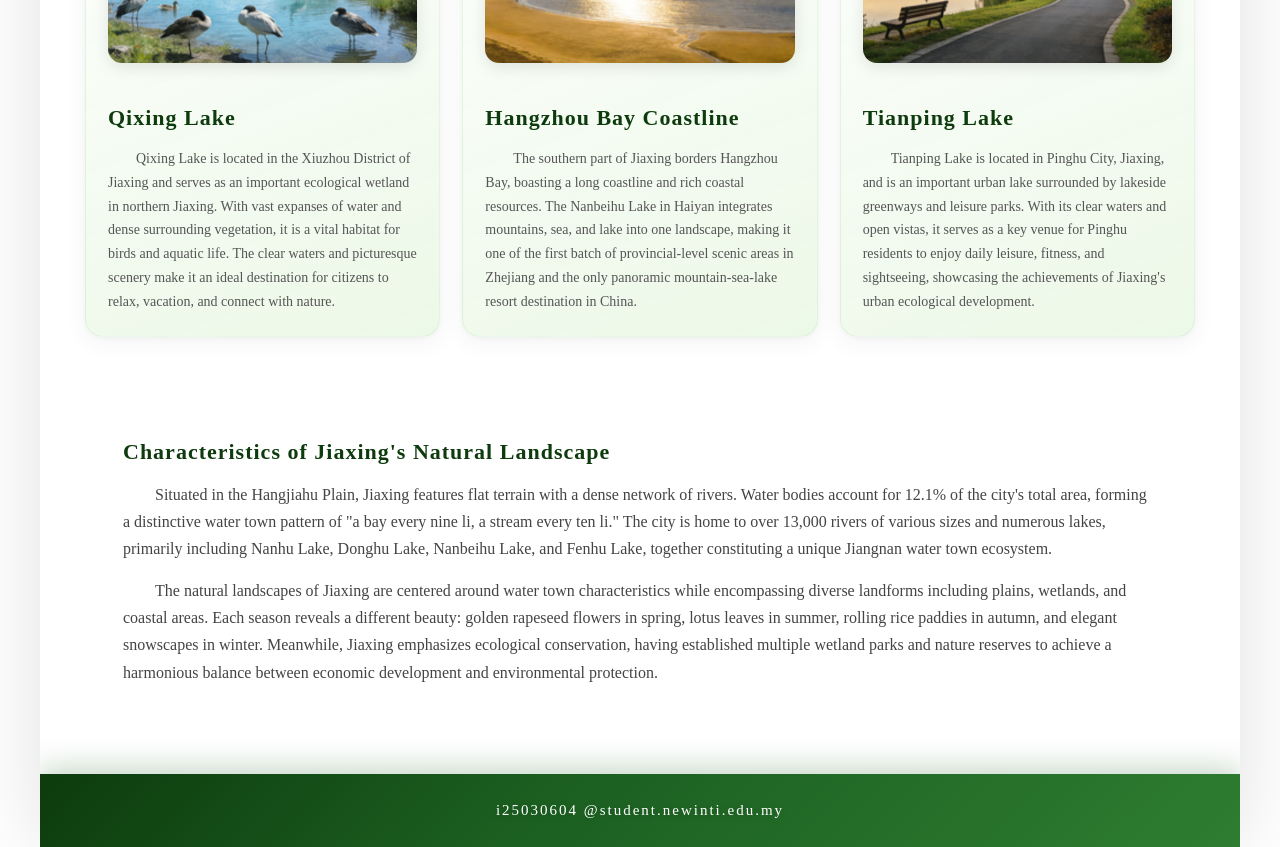
<file: nature.html>
<!DOCTYPE html>
<html lang="en">
<head>
    <meta charset="UTF-8">
    <meta http-equiv="X-UA-Compatible" content="IE=edge">
    <meta name="viewport" content="width=device-width, initial-scale=1.0">
    <title>Jiaxing - Natural Scenery</title>
    <link rel="stylesheet" href="./css/style.css">
</head>
<body>
    <div class="container">
        <div class="header">
            <img src="./images/logo.png" alt="Jiaxing Logo" class="logo">
            <div class="logo-text">Jiaxing - Natural Scenery</div>
            <div class="back-welcome"><a href="./index.html">&larr; Welcome</a></div>
        </div>

        <div class="nav">
            <a href="./home.html">Home</a>
            <a href="./nature.html" class="active">Nature</a>
            <a href="./custom.html">Culture</a>
            <a href="./food.html">Cuisine</a>
            <a href="./spot.html">Attractions</a>
        </div>

        <div class="banner">
            <img src="./images/banner.png" alt="Jiaxing Natural Scenery">
        </div>

        <div class="main nature-main">
            <div class="title-wrap"><h2 class="title">Natural Scenery of Jiaxing</h2></div>
            <div class="nature-list">
                <div class="nature-item">
                    <img src="./images/j1.png" alt="Nanhu Lake">
                    <h3 class="subtitle">Nanhu Lake</h3>
                    <p>Nanhu Lake is the iconic landmark of Jiaxing and a national 5A-level tourist attraction. Spanning approximately 624 mu of water surface, it is divided into east and west lakes shaped like mandarin ducks entwined neck-to-neck, hence the alias "Mandarin Duck Lake." The lake features famous scenic spots such as Misty Rain Tower and the Red Boat. Its rippling blue waters and lush surrounding greenery perfectly blend natural beauty with revolutionary cultural heritage.</p>
                </div>
                <div class="nature-item">
                    <img src="./images/j2.png" alt="Xitang Water Town">
                    <h3 class="subtitle">Xitang Water Town</h3>
                    <p>Xitang is one of the six great ancient towns of Jiangnan, boasting a millennium of history. The entire town is built along the river, with nine waterways converging in the town center to form eight islands, all connected by 24 stone bridges. Preserving a complete collection of Ming and Qing dynasty architecture, its covered corridors stretch for miles, showcasing the gentle and elegant beauty of Jiangnan water towns.</p>
                </div>
                <div class="nature-item">
                    <img src="./images/j3.png" alt="Wuzhen">
                    <h3 class="subtitle">Wuzhen</h3>
                    <p>Wuzhen is among the first batch of National Famous Historical and Cultural Towns, divided into East Gate (Dongzha) and West Gate (Xizha) scenic areas. The Beijing-Hangzhou Grand Canal flows through the town, with waterways crisscrossing and dwellings built along the water. With white walls, dark-tiled roofs, small bridges, and flowing streams, it perfectly presents the original charm of Jiangnan water towns. It is also the permanent venue for the World Internet Conference.</p>
                </div>
                <div class="nature-item">
                    <img src="./images/j4.png" alt="Qixing Lake">
                    <h3 class="subtitle">Qixing Lake</h3>
                    <p>Qixing Lake is located in the Xiuzhou District of Jiaxing and serves as an important ecological wetland in northern Jiaxing. With vast expanses of water and dense surrounding vegetation, it is a vital habitat for birds and aquatic life. The clear waters and picturesque scenery make it an ideal destination for citizens to relax, vacation, and connect with nature.</p>
                </div>
                <div class="nature-item">
                    <img src="./images/j5.png" alt="Hangzhou Bay Coastline">
                    <h3 class="subtitle">Hangzhou Bay Coastline</h3>
                    <p>The southern part of Jiaxing borders Hangzhou Bay, boasting a long coastline and rich coastal resources. The Nanbeihu Lake in Haiyan integrates mountains, sea, and lake into one landscape, making it one of the first batch of provincial-level scenic areas in Zhejiang and the only panoramic mountain-sea-lake resort destination in China.</p>
                </div>
                <div class="nature-item">
                    <img src="./images/j6.png" alt="Tianping Lake">
                    <h3 class="subtitle">Tianping Lake</h3>
                    <p>Tianping Lake is located in Pinghu City, Jiaxing, and is an important urban lake surrounded by lakeside greenways and leisure parks. With its clear waters and open vistas, it serves as a key venue for Pinghu residents to enjoy daily leisure, fitness, and sightseeing, showcasing the achievements of Jiaxing's urban ecological development.</p>
                </div>
            </div>
            <div class="full-card">
                <h3 class="subtitle">Characteristics of Jiaxing's Natural Landscape</h3>
                <p style="margin-bottom:15px;">Situated in the Hangjiahu Plain, Jiaxing features flat terrain with a dense network of rivers. Water bodies account for 12.1% of the city's total area, forming a distinctive water town pattern of "a bay every nine li, a stream every ten li." The city is home to over 13,000 rivers of various sizes and numerous lakes, primarily including Nanhu Lake, Donghu Lake, Nanbeihu Lake, and Fenhu Lake, together constituting a unique Jiangnan water town ecosystem.</p>
                <p>The natural landscapes of Jiaxing are centered around water town characteristics while encompassing diverse landforms including plains, wetlands, and coastal areas. Each season reveals a different beauty: golden rapeseed flowers in spring, lotus leaves in summer, rolling rice paddies in autumn, and elegant snowscapes in winter. Meanwhile, Jiaxing emphasizes ecological conservation, having established multiple wetland parks and nature reserves to achieve a harmonious balance between economic development and environmental protection.</p>
            </div>
        </div>

        <div class="footer">
            i25030604 @student.newinti.edu.my
        </div>
    </div>
</body>
</html>
</file>
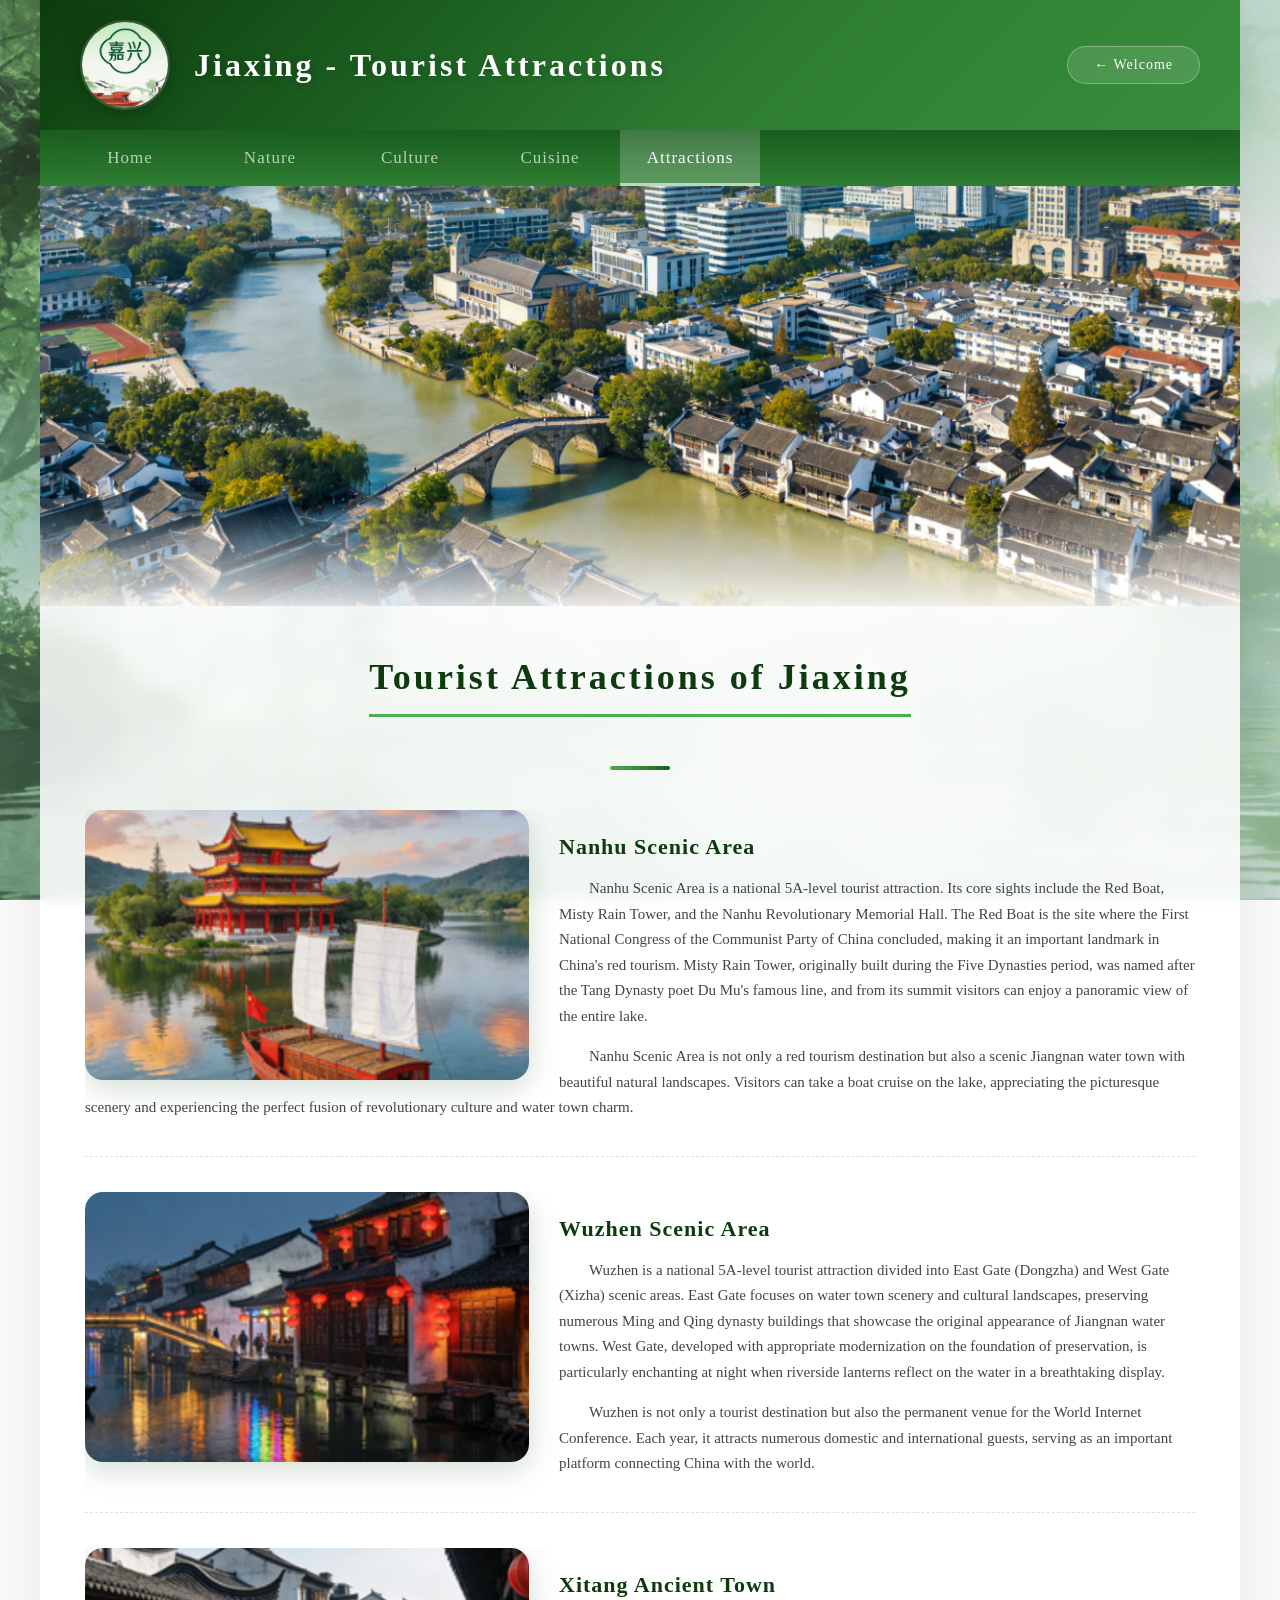
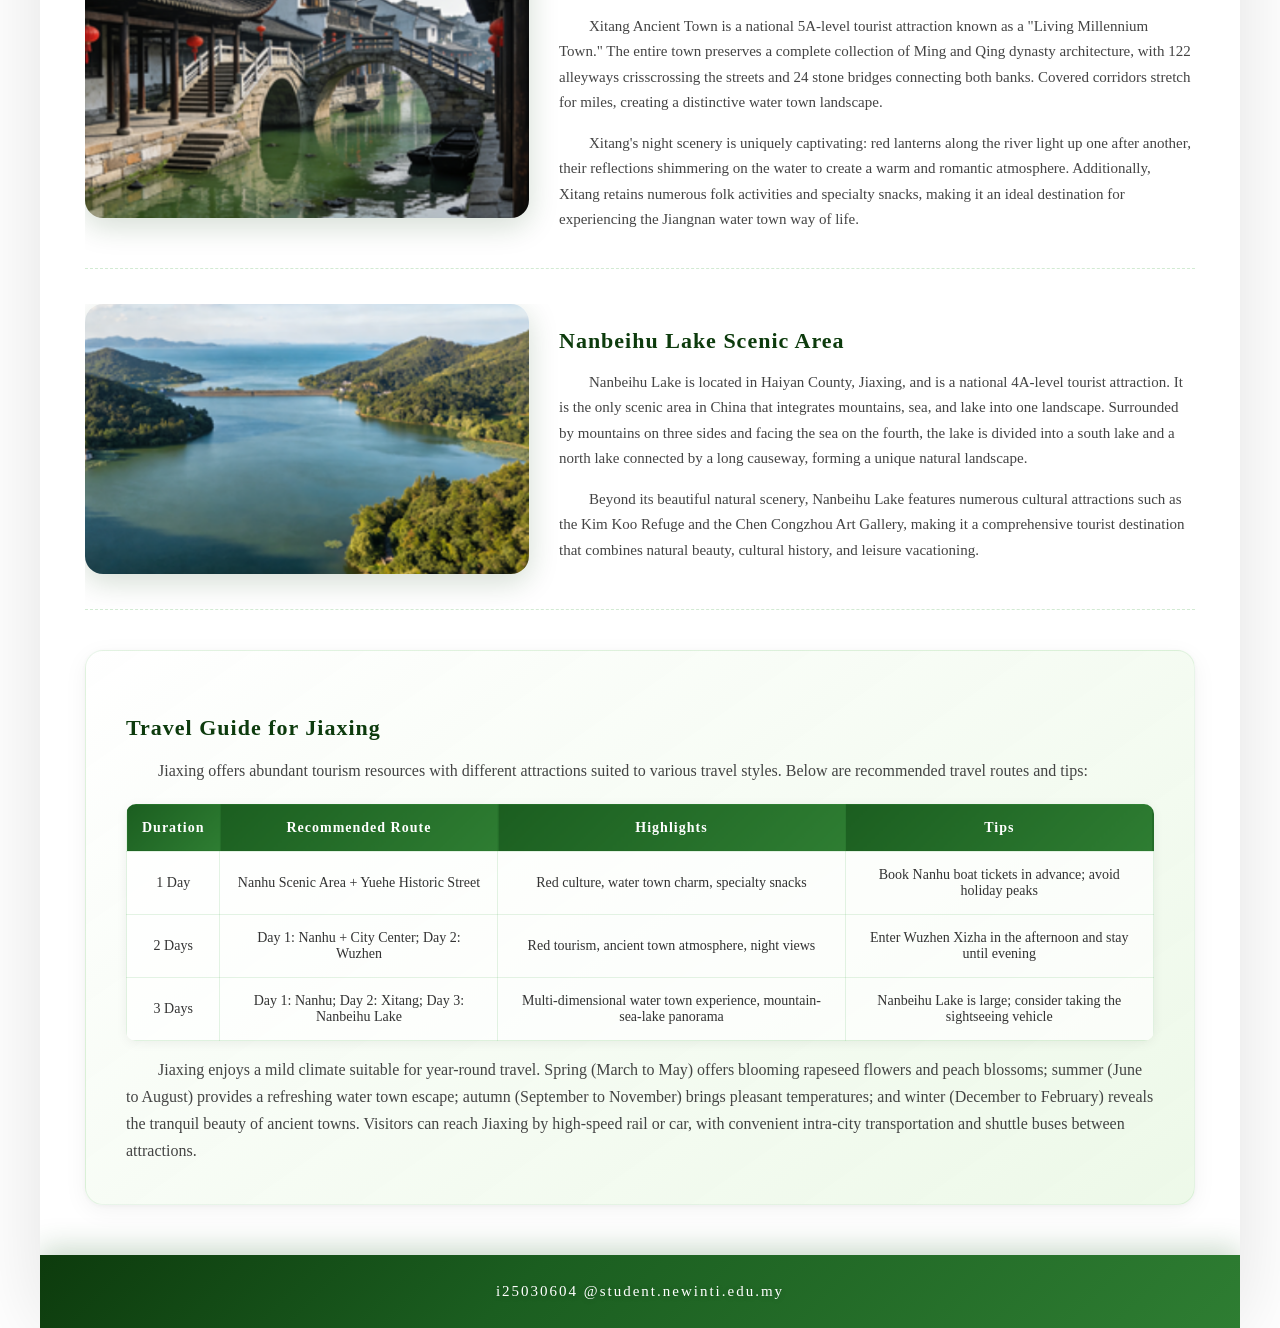
<file: spot.html>
<!DOCTYPE html>
<html lang="en">
<head>
    <meta charset="UTF-8">
    <meta http-equiv="X-UA-Compatible" content="IE=edge">
    <meta name="viewport" content="width=device-width, initial-scale=1.0">
    <title>Jiaxing - Tourist Attractions</title>
    <link rel="stylesheet" href="./css/style.css">
</head>
<body>
    <div class="container">
        <div class="header">
            <img src="./images/logo.png" alt="Jiaxing Logo" class="logo">
            <div class="logo-text">Jiaxing - Tourist Attractions</div>
            <div class="back-welcome"><a href="./index.html">&larr; Welcome</a></div>
        </div>

        <div class="nav">
            <a href="./home.html">Home</a>
            <a href="./nature.html">Nature</a>
            <a href="./custom.html">Culture</a>
            <a href="./food.html">Cuisine</a>
            <a href="./spot.html" class="active">Attractions</a>
        </div>

        <div class="banner">
            <img src="./images/banner.png" alt="Jiaxing Tourist Attractions">
        </div>

        <div class="main spot-main">
            <div class="title-wrap"><h2 class="title">Tourist Attractions of Jiaxing</h2></div>
            <div class="spot-list">
                <div class="spot-item">
                    <img src="./images/s2.png" alt="Nanhu Scenic Area">
                    <div class="spot-text">
                        <h3 class="subtitle">Nanhu Scenic Area</h3>
                        <p style="margin-bottom:15px;">Nanhu Scenic Area is a national 5A-level tourist attraction. Its core sights include the Red Boat, Misty Rain Tower, and the Nanhu Revolutionary Memorial Hall. The Red Boat is the site where the First National Congress of the Communist Party of China concluded, making it an important landmark in China's red tourism. Misty Rain Tower, originally built during the Five Dynasties period, was named after the Tang Dynasty poet Du Mu's famous line, and from its summit visitors can enjoy a panoramic view of the entire lake.</p>
                        <p>Nanhu Scenic Area is not only a red tourism destination but also a scenic Jiangnan water town with beautiful natural landscapes. Visitors can take a boat cruise on the lake, appreciating the picturesque scenery and experiencing the perfect fusion of revolutionary culture and water town charm.</p>
                    </div>
                </div>
                <div class="spot-item">
                    <img src="./images/s3.png" alt="Wuzhen Scenic Area">
                    <div class="spot-text">
                        <h3 class="subtitle">Wuzhen Scenic Area</h3>
                        <p style="margin-bottom:15px;">Wuzhen is a national 5A-level tourist attraction divided into East Gate (Dongzha) and West Gate (Xizha) scenic areas. East Gate focuses on water town scenery and cultural landscapes, preserving numerous Ming and Qing dynasty buildings that showcase the original appearance of Jiangnan water towns. West Gate, developed with appropriate modernization on the foundation of preservation, is particularly enchanting at night when riverside lanterns reflect on the water in a breathtaking display.</p>
                        <p>Wuzhen is not only a tourist destination but also the permanent venue for the World Internet Conference. Each year, it attracts numerous domestic and international guests, serving as an important platform connecting China with the world.</p>
                    </div>
                </div>
                <div class="spot-item">
                    <img src="./images/s4.png" alt="Xitang Ancient Town">
                    <div class="spot-text">
                        <h3 class="subtitle">Xitang Ancient Town</h3>
                        <p style="margin-bottom:15px;">Xitang Ancient Town is a national 5A-level tourist attraction known as a "Living Millennium Town." The entire town preserves a complete collection of Ming and Qing dynasty architecture, with 122 alleyways crisscrossing the streets and 24 stone bridges connecting both banks. Covered corridors stretch for miles, creating a distinctive water town landscape.</p>
                        <p>Xitang's night scenery is uniquely captivating: red lanterns along the river light up one after another, their reflections shimmering on the water to create a warm and romantic atmosphere. Additionally, Xitang retains numerous folk activities and specialty snacks, making it an ideal destination for experiencing the Jiangnan water town way of life.</p>
                    </div>
                </div>
                <div class="spot-item">
                    <img src="./images/s5.png" alt="Nanbeihu Lake Scenic Area">
                    <div class="spot-text">
                        <h3 class="subtitle">Nanbeihu Lake Scenic Area</h3>
                        <p style="margin-bottom:15px;">Nanbeihu Lake is located in Haiyan County, Jiaxing, and is a national 4A-level tourist attraction. It is the only scenic area in China that integrates mountains, sea, and lake into one landscape. Surrounded by mountains on three sides and facing the sea on the fourth, the lake is divided into a south lake and a north lake connected by a long causeway, forming a unique natural landscape.</p>
                        <p>Beyond its beautiful natural scenery, Nanbeihu Lake features numerous cultural attractions such as the Kim Koo Refuge and the Chen Congzhou Art Gallery, making it a comprehensive tourist destination that combines natural beauty, cultural history, and leisure vacationing.</p>
                    </div>
                </div>
            </div>
            <div class="spot-tips">
                <h3 class="subtitle">Travel Guide for Jiaxing</h3>
                <p style="margin-bottom:15px;">Jiaxing offers abundant tourism resources with different attractions suited to various travel styles. Below are recommended travel routes and tips:</p>
                <table>
                    <tr>
                        <th>Duration</th>
                        <th>Recommended Route</th>
                        <th>Highlights</th>
                        <th>Tips</th>
                    </tr>
                    <tr>
                        <td>1 Day</td>
                        <td>Nanhu Scenic Area + Yuehe Historic Street</td>
                        <td>Red culture, water town charm, specialty snacks</td>
                        <td>Book Nanhu boat tickets in advance; avoid holiday peaks</td>
                    </tr>
                    <tr>
                        <td>2 Days</td>
                        <td>Day 1: Nanhu + City Center; Day 2: Wuzhen</td>
                        <td>Red tourism, ancient town atmosphere, night views</td>
                        <td>Enter Wuzhen Xizha in the afternoon and stay until evening</td>
                    </tr>
                    <tr>
                        <td>3 Days</td>
                        <td>Day 1: Nanhu; Day 2: Xitang; Day 3: Nanbeihu Lake</td>
                        <td>Multi-dimensional water town experience, mountain-sea-lake panorama</td>
                        <td>Nanbeihu Lake is large; consider taking the sightseeing vehicle</td>
                    </tr>
                </table>
                <p style="margin-top:15px;">Jiaxing enjoys a mild climate suitable for year-round travel. Spring (March to May) offers blooming rapeseed flowers and peach blossoms; summer (June to August) provides a refreshing water town escape; autumn (September to November) brings pleasant temperatures; and winter (December to February) reveals the tranquil beauty of ancient towns. Visitors can reach Jiaxing by high-speed rail or car, with convenient intra-city transportation and shuttle buses between attractions.</p>
            </div>
        </div>

        <div class="footer">
            i25030604 @student.newinti.edu.my
        </div>
    </div>
</body>
</html>
</file>
<file: css/style.css>
* {
    margin: 0;
    padding: 0;
    list-style: none;
    text-decoration: none;
    box-sizing: border-box;
}

html,
body {
    font-family: "楷体", "Times New Roman", serif;
    color: #333;
    background: url(../images/bg.png) no-repeat fixed;
    background-size: cover;
}

.container {
    width: 1200px;
    margin: 0 auto;
    background: rgba(255, 255, 255, 0.85);
    overflow: hidden;
    box-shadow: 0 0 80px rgba(0,0,0,0.12);
    backdrop-filter: blur(8px);
    -webkit-backdrop-filter: blur(8px);
}

.header {
    height: 130px;
    padding: 20px 40px;
    background: linear-gradient(135deg, #0D3B0D 0%, #1B5E20 30%, #2E7D32 60%, #388E3C 100%);
    display: flex;
    align-items: center;
    position: relative;
    box-shadow: 0 6px 30px rgba(27, 94, 32, 0.4);
}

.logo {
    width: 90px;
    height: 90px;
    margin-right: 24px;
    filter: drop-shadow(0 3px 10px rgba(0,0,0,0.3));
    border: 2px solid rgba(255,255,255,0.15);
    border-radius: 50%;
}

.logo-text {
    font-size: 32px;
    color: #fff;
    font-weight: 700;
    line-height: 90px;
    letter-spacing: 3px;
    text-shadow: 0 2px 8px rgba(0,0,0,0.2);
}

.back-welcome {
    position: absolute;
    right: 40px;
    top: 50%;
    transform: translateY(-50%);
}

.back-welcome a {
    display: inline-block;
    padding: 10px 26px;
    background: rgba(255,255,255,0.12);
    color: #fff;
    border: 1px solid rgba(255,255,255,0.3);
    border-radius: 30px;
    font-size: 14px;
    transition: all 0.35s;
    font-family: "楷体", "Times New Roman", serif;
    backdrop-filter: blur(6px);
    letter-spacing: 1px;
}

.back-welcome a:hover {
    background: rgba(255,255,255,0.25);
    border-color: rgba(255,255,255,0.55);
    box-shadow: 0 4px 20px rgba(255,255,255,0.15);
    transform: translateY(-2px);
}

.nav {
    clear: both;
    background: linear-gradient(180deg, #1B5E20 0%, #2E7D32 100%);
    padding: 0 20px;
    overflow: hidden;
    box-shadow: 0 4px 16px rgba(0,0,0,0.15);
}

.nav a {
    float: left;
    display: block;
    width: 140px;
    height: 56px;
    line-height: 56px;
    color: rgba(255,255,255,0.7);
    font-size: 17px;
    text-align: center;
    transition: all 0.3s;
    letter-spacing: 1px;
}

.nav a:hover,
.nav .active {
    background: rgba(255,255,255,0.18);
    color: #fff;
}

.nav a.active {
    background: rgba(255,255,255,0.22);
    box-shadow: inset 0 -3px 0 rgba(255,255,255,0.6);
}

.banner {
    width: 100%;
    height: 420px;
    overflow: hidden;
    position: relative;
}

.banner img {
    width: 100%;
    height: 100%;
    object-fit: cover;
    transition: transform 8s ease;
}

.banner:hover img {
    transform: scale(1.05);
}

.banner::after {
    content: '';
    position: absolute;
    bottom: 0;
    left: 0;
    width: 100%;
    height: 100px;
    background: linear-gradient(transparent, rgba(255,255,255,0.85));
}

.banner::before {
    content: '';
    position: absolute;
    top: 0;
    left: 0;
    width: 100%;
    height: 100%;
    background: linear-gradient(180deg, rgba(13,59,13,0.08) 0%, transparent 40%);
    z-index: 1;
}

.main {
    padding: 50px 45px;
}

.footer {
    clear: both;
    background: linear-gradient(135deg, #0D3B0D 0%, #1B5E20 40%, #2E7D32 100%);
    color: #fff;
    text-align: center;
    padding: 28px 0;
    font-size: 15px;
    letter-spacing: 2px;
    text-shadow: 0 1px 6px rgba(0,0,0,0.2);
    box-shadow: 0 -6px 30px rgba(27, 94, 32, 0.25);
}

.footer .footer-info {
    margin-top: 8px;
    font-size: 13px;
    opacity: 0.8;
    letter-spacing: 0.5px;
}

.title {
    font-size: 36px;
    color: #0D3B0D;
    margin-bottom: 35px;
    padding-bottom: 16px;
    border-bottom: 3px solid #4CAF50;
    text-align: center;
    position: relative;
    display: inline-block;
    left: 50%;
    transform: translateX(-50%);
    font-weight: 700;
    letter-spacing: 3px;
}

.title::after {
    content: '';
    position: absolute;
    bottom: -3px;
    left: 0;
    width: 100%;
    height: 3px;
    background: linear-gradient(90deg, transparent, #4CAF50, transparent);
}

.title-wrap {
    text-align: center;
    margin-bottom: 40px;
    position: relative;
}

.title-wrap::after {
    content: '';
    display: block;
    width: 60px;
    height: 4px;
    background: linear-gradient(90deg, #4CAF50, #1B5E20);
    border-radius: 2px;
    margin: 14px auto 0;
}

.title-wrap .title {
    display: inline-block;
    left: auto;
    transform: none;
}

.subtitle {
    font-size: 22px;
    color: #0D3B0D;
    margin: 24px 0 16px;
    font-weight: 700;
    letter-spacing: 1px;
}

.card {
    background: linear-gradient(145deg, rgba(255, 255, 255, 0.97) 0%, rgba(235, 248, 230, 0.9) 100%);
    padding: 32px;
    margin-bottom: 28px;
    border-radius: 18px;
    border: 1px solid rgba(76, 175, 80, 0.12);
    box-shadow: 0 6px 30px rgba(0,0,0,0.05), 0 1px 6px rgba(0,0,0,0.03);
    transition: all 0.4s;
}

.card:hover {
    box-shadow: 0 12px 50px rgba(13, 59, 13, 0.12);
    transform: translateY(-4px);
    border-color: rgba(76, 175, 80, 0.3);
}

.card p {
    line-height: 1.7;
    font-size: 15px;
    text-indent: 2em;
    color: #444;
}

.index-main .intro-left {
    width: 65%;
    float: left;
    padding-right: 35px;
}

.index-main .intro-right {
    width: 35%;
    float: left;
    margin-top: 60px;
}

.index-main .img-group {
    margin-bottom: 28px;
    overflow: hidden;
}

.index-main .intro-right .img-group img {
    width: 100%;
    float: none;
    margin-right: 0;
    height: 220px;
    border-radius: 18px;
    margin-bottom: 12px;
    transition: all 0.5s;
    box-shadow: 0 10px 35px rgba(13, 59, 13, 0.18);
}

.index-main .img-group img:hover {
    transform: scale(1.06);
    box-shadow: 0 16px 50px rgba(0,0,0,0.3);
}

.index-main .info-list {
    display: grid;
    grid-template-columns: repeat(2, 1fr);
    gap: 20px;
    margin-top: 30px;
}

.index-main .info-item {
    padding: 28px;
    background: linear-gradient(145deg, rgba(255, 255, 255, 0.98) 0%, rgba(235, 248, 230, 0.94) 100%);
    border-radius: 18px;
    box-shadow: 0 6px 25px rgba(0,0,0,0.06), 0 1px 4px rgba(0,0,0,0.04);
    transition: all 0.4s;
    border: 1px solid rgba(76, 175, 80, 0.1);
}

.index-main .info-item:hover {
    box-shadow: 0 12px 45px rgba(13, 59, 13, 0.14);
    transform: translateY(-6px);
    border-color: rgba(76, 175, 80, 0.28);
}

.index-main .info-item p {
    text-indent: 0;
    font-size: 14px;
    line-height: 1.65;
    color: #555;
}

.nature-main .nature-list {
    display: grid;
    grid-template-columns: repeat(3, 1fr);
    gap: 22px;
    margin-bottom: 40px;
}

.nature-main .nature-item {
    background: linear-gradient(160deg, rgba(255, 255, 255, 0.98) 0%, rgba(235, 248, 230, 0.94) 100%);
    padding: 22px;
    border-radius: 18px;
    box-shadow: 0 6px 25px rgba(0,0,0,0.05), 0 1px 4px rgba(0,0,0,0.04);
    transition: all 0.4s;
    border: 1px solid rgba(76, 175, 80, 0.1);
}

.nature-main .nature-item:hover {
    box-shadow: 0 14px 50px rgba(13, 59, 13, 0.15);
    transform: translateY(-7px);
    border-color: rgba(76, 175, 80, 0.25);
}

.nature-main .nature-item img {
    width: 100%;
    height: 220px;
    object-fit: cover;
    border-radius: 14px;
    margin-bottom: 14px;
    box-shadow: 0 4px 16px rgba(0,0,0,0.1);
}

.nature-main .nature-item p {
    font-size: 14px;
    line-height: 1.7;
    text-indent: 2em;
    color: #555;
}

.nature-main .full-card {
    clear: both;
    padding: 38px;
    border-radius: 18px;
}

.nature-main .full-card p {
    text-indent: 2em;
    line-height: 1.7;
    color: #444;
}

.custom-main .top-box {
    overflow: hidden;
    margin-bottom: 40px;
}

.custom-main .top-left {
    width: 45%;
    float: left;
}

.custom-main .top-right {
    width: 52%;
    float: right;
}

.custom-main .top-right img {
    width: 100%;
    border-radius: 18px;
    box-shadow: 0 10px 35px rgba(13, 59, 13, 0.18);
    transition: all 0.5s;
}

.custom-main .top-right img:hover {
    transform: scale(1.02);
    box-shadow: 0 14px 45px rgba(13, 59, 13, 0.25);
}

.custom-main .custom-bottom {
    clear: both;
    display: grid;
    grid-template-columns: repeat(4, 1fr);
    gap: 22px;
}

.custom-main .custom-item {
    background: linear-gradient(160deg, rgba(255, 255, 255, 0.98) 0%, rgba(235, 248, 230, 0.94) 100%);
    padding: 24px;
    border-radius: 18px;
    box-shadow: 0 6px 25px rgba(0,0,0,0.05), 0 1px 4px rgba(0,0,0,0.04);
    transition: all 0.4s;
    border: 1px solid rgba(76, 175, 80, 0.1);
}

.custom-main .custom-item:hover {
    box-shadow: 0 14px 50px rgba(13, 59, 13, 0.14);
    transform: translateY(-7px);
    border-color: rgba(76, 175, 80, 0.25);
}

.custom-main .custom-item p {
    font-size: 14px;
    line-height: 1.7;
    text-indent: 2em;
    color: #555;
}

.food-main .food-top {
    overflow: hidden;
    margin-bottom: 40px;
}

.food-main .food-big {
    width: 60%;
    float: left;
    background: linear-gradient(160deg, rgba(255, 255, 255, 0.98) 0%, rgba(235, 248, 230, 0.94) 100%);
    padding: 32px;
    border-radius: 18px;
    box-shadow: 0 6px 25px rgba(0,0,0,0.05), 0 1px 4px rgba(0,0,0,0.04);
    border: 1px solid rgba(76, 175, 80, 0.1);
}

.food-main .food-big img {
    width: 100%;
    height: 270px;
    border-radius: 14px;
    margin-bottom: 20px;
    box-shadow: 0 6px 20px rgba(13, 59, 13, 0.15);
    transition: all 0.5s;
}

.food-main .food-big img:hover {
    transform: scale(1.02);
    box-shadow: 0 10px 35px rgba(13, 59, 13, 0.22);
}

.food-main .food-big p {
    font-size: 15px;
    line-height: 1.7;
    text-indent: 2em;
    color: #444;
}

.food-main .food-side {
    width: 38%;
    float: right;
}

.food-main .food-side-item {
    background: linear-gradient(160deg, rgba(255, 255, 255, 0.98) 0%, rgba(235, 248, 230, 0.94) 100%);
    padding: 24px;
    margin-bottom: 24px;
    border-radius: 18px;
    box-shadow: 0 6px 25px rgba(0,0,0,0.05), 0 1px 4px rgba(0,0,0,0.04);
    transition: all 0.3s;
    border: 1px solid rgba(76, 175, 80, 0.1);
}

.food-main .food-side-item:hover {
    box-shadow: 0 10px 35px rgba(13, 59, 13, 0.14);
    transform: translateY(-4px);
}

.food-main .food-side-item p {
    font-size: 14px;
    line-height: 1.7;
    text-indent: 2em;
    color: #555;
}

.food-main .food-grid {
    clear: both;
    display: grid;
    grid-template-columns: repeat(3, 1fr);
    gap: 22px;
}

.food-main .food-grid-item {
    background: linear-gradient(160deg, rgba(255, 255, 255, 0.98) 0%, rgba(235, 248, 230, 0.94) 100%);
    padding: 24px;
    border-radius: 18px;
    box-shadow: 0 6px 25px rgba(0,0,0,0.05), 0 1px 4px rgba(0,0,0,0.04);
    transition: all 0.4s;
    border: 1px solid rgba(76, 175, 80, 0.1);
}

.food-main .food-grid-item:hover {
    box-shadow: 0 14px 50px rgba(13, 59, 13, 0.15);
    transform: translateY(-7px);
    border-color: rgba(76, 175, 80, 0.25);
}

.food-main .food-grid-item img {
    width: 100%;
    height: 180px;
    object-fit: cover;
    border-radius: 14px;
    margin-bottom: 14px;
    box-shadow: 0 4px 16px rgba(13, 59, 13, 0.15);
    transition: all 0.5s;
}

.food-main .food-grid-item img:hover {
    transform: scale(1.04);
    box-shadow: 0 8px 30px rgba(13, 59, 13, 0.25);
}

.food-main .food-grid-item p {
    font-size: 14px;
    line-height: 1.7;
    text-indent: 2em;
    color: #555;
}

.spot-main .spot-list {
    margin-bottom: 40px;
}

.spot-main .spot-item {
    overflow: hidden;
    margin-bottom: 35px;
    padding-bottom: 35px;
    border-bottom: 1px dashed rgba(76, 175, 80, 0.25);
    transition: all 0.3s;
}

.spot-main .spot-item:hover {
    border-bottom-color: rgba(76, 175, 80, 0.5);
}

.spot-main .spot-item img {
    width: 40%;
    float: left;
    height: 270px;
    object-fit: cover;
    border-radius: 18px;
    margin-right: 30px;
    box-shadow: 0 8px 30px rgba(13, 59, 13, 0.18);
}

.spot-main .spot-text p {
    font-size: 15px;
    line-height: 1.7;
    text-indent: 2em;
    color: #444;
}

.spot-main .spot-tips {
    clear: both;
    background: linear-gradient(145deg, rgba(255, 255, 255, 0.97) 0%, rgba(235, 248, 230, 0.9) 100%);
    padding: 40px;
    border-radius: 18px;
    box-shadow: 0 6px 25px rgba(0,0,0,0.05), 0 1px 4px rgba(0,0,0,0.04);
    border: 1px solid rgba(76, 175, 80, 0.12);
}

.spot-main .spot-tips p {
    line-height: 1.7;
    text-indent: 2em;
    color: #444;
}

.spot-main .spot-tips table {
    width: 100%;
    border-collapse: collapse;
    margin-top: 20px;
    border-radius: 10px;
    overflow: hidden;
    box-shadow: 0 2px 12px rgba(0,0,0,0.06);
}

.spot-main .spot-tips th,
.spot-main .spot-tips td {
    border: 1px solid rgba(76, 175, 80, 0.15);
    padding: 15px;
    text-align: center;
    font-size: 14px;
}

.spot-main .spot-tips th {
    background: linear-gradient(135deg, #1B5E20 0%, #2E7D32 100%);
    color: #fff;
    font-weight: 700;
    letter-spacing: 1px;
}

.spot-main .spot-tips td {
    background: rgba(255, 255, 255, 0.7);
}

.spot-main .spot-tips tr:hover td {
    background: rgba(240, 249, 238, 0.5);
}

.welcome-page {
    min-height: 100vh;
    display: flex;
    flex-direction: column;
    align-items: center;
    justify-content: center;
    position: relative;
    overflow: hidden;
}

.welcome-bg {
    position: fixed;
    top: 0;
    left: 0;
    width: 100%;
    height: 100%;
    background: url(../images/bg.png) no-repeat center center;
    background-size: cover;
    z-index: 0;
}

.welcome-bg::after {
    content: '';
    position: absolute;
    top: 0;
    left: 0;
    width: 100%;
    height: 100%;
    background: linear-gradient(135deg, rgba(0, 0, 0, 0.45) 0%, rgba(13, 59, 13, 0.35) 100%);
}

.welcome-card {
    position: relative;
    z-index: 2;
    background: rgba(255, 255, 255, 0.12);
    backdrop-filter: blur(28px);
    -webkit-backdrop-filter: blur(28px);
    border: 1px solid rgba(255, 255, 255, 0.22);
    border-radius: 28px;
    padding: 50px 55px;
    max-width: 780px;
    width: 92%;
    box-shadow: 0 24px 70px rgba(0, 0, 0, 0.22), inset 0 1px 0 rgba(255,255,255,0.15);
}

.welcome-card-inner {
    display: flex;
    align-items: center;
    gap: 40px;
}

.wc-left {
    display: flex;
    flex-direction: column;
    align-items: center;
    flex-shrink: 0;
    gap: 20px;
}

.wc-logo {
    width: 200px;
    height: 200px;
    border-radius: 50%;
    box-shadow: 0 6px 30px rgba(0, 0, 0, 0.3);
    border: 3px solid rgba(255, 255, 255, 0.3);
}

.wc-vertical {
    writing-mode: vertical-rl;
    font-size: 42px;
    color: #fff;
    font-weight: 700;
    letter-spacing: 10px;
    text-shadow: 0 3px 18px rgba(0, 0, 0, 0.4);
    line-height: 1.3;
}

.wc-divider {
    width: 1px;
    height: 260px;
    background: linear-gradient(180deg, transparent, rgba(255,255,255,0.35), transparent);
    flex-shrink: 0;
}

.wc-right {
    flex: 1;
}

.wc-tag {
    font-size: 26px;
    color: #fff;
    font-weight: 700;
    letter-spacing: 3px;
    margin-bottom: 8px;
    text-shadow: 0 2px 12px rgba(0, 0, 0, 0.3);
}

.wc-sub {
    display: inline-block;
    padding: 5px 18px;
    background: rgba(76, 175, 80, 0.25);
    border: 1px solid rgba(76, 175, 80, 0.35);
    border-radius: 20px;
    font-size: 13px;
    color: rgba(255, 255, 255, 0.85);
    letter-spacing: 2px;
    margin-bottom: 22px;
}

.wc-desc {
    font-size: 14px;
    color: rgba(255, 255, 255, 0.78);
    line-height: 1.9;
    margin-bottom: 32px;
    text-shadow: 0 1px 4px rgba(0, 0, 0, 0.2);
}

.btn-enter {
    display: inline-block;
    padding: 16px 48px;
    background: linear-gradient(135deg, #4CAF50 0%, #1B5E20 100%);
    color: #fff;
    font-size: 16px;
    font-weight: 700;
    letter-spacing: 5px;
    transition: all 0.4s;
    box-shadow: 0 8px 30px rgba(76, 175, 80, 0.4);
    font-family: "楷体", "Times New Roman", serif;
    border: 1px solid rgba(255,255,255,0.2);
    clip-path: polygon(6% 0%, 100% 0%, 94% 100%, 0% 100%);
    text-decoration: none;
}

.btn-enter:hover {
    transform: translateY(-4px) scale(1.03);
    box-shadow: 0 14px 50px rgba(76, 175, 80, 0.6);
    background: linear-gradient(135deg, #66BB6A 0%, #2E7D32 100%);
}

.btn-text {
    display: inline-block;
    padding: 0 8px;
}

.welcome-footer {
    position: relative;
    z-index: 2;
    color: rgba(255, 255, 255, 0.6);
    font-size: 13px;
    margin-top: 50px;
    letter-spacing: 1px;
    text-shadow: 0 1px 4px rgba(0, 0, 0, 0.3);
}

/* ===== Tab Section ===== */
.tab-section {
    margin-top: 40px;
    margin-bottom: 20px;
}

.tab-nav {
    display: flex;
    gap: 6px;
    margin-bottom: 0;
    border-bottom: 2px solid rgba(76, 175, 80, 0.15);
    padding-bottom: 0;
}

.tab-btn {
    padding: 14px 28px;
    border: none;
    background: transparent;
    color: #555;
    font-size: 16px;
    font-family: "楷体", "Times New Roman", serif;
    cursor: pointer;
    transition: all 0.35s;
    letter-spacing: 1px;
    font-weight: 600;
    border-bottom: 3px solid transparent;
    margin-bottom: -2px;
    border-radius: 10px 10px 0 0;
    position: relative;
}

.tab-btn:hover {
    color: #1B5E20;
    background: rgba(76, 175, 80, 0.06);
}

.tab-btn.active {
    color: #1B5E20;
    background: linear-gradient(145deg, rgba(255, 255, 255, 0.97) 0%, rgba(235, 248, 230, 0.9) 100%);
    border-bottom: 3px solid #1B5E20;
    box-shadow: 0 -4px 16px rgba(13, 59, 13, 0.08);
}

.tab-content {
    position: relative;
}

.tab-panel {
    display: none;
    animation: tabFadeIn 0.45s ease;
}

.tab-panel.active {
    display: block;
}

@keyframes tabFadeIn {
    from { opacity: 0; transform: translateY(12px); }
    to { opacity: 1; transform: translateY(0); }
}

.overview-images {
    display: flex;
    gap: 18px;
    margin-bottom: 32px;
}

.overview-img {
    flex: 1;
    position: relative;
    border-radius: 18px;
    overflow: hidden;
    box-shadow: 0 8px 30px rgba(13, 59, 13, 0.15);
    transition: all 0.5s;
}

.overview-img:hover {
    transform: translateY(-6px);
    box-shadow: 0 16px 50px rgba(13, 59, 13, 0.25);
}

.overview-img img {
    width: 100%;
    height: 220px;
    object-fit: cover;
    display: block;
    transition: transform 0.6s;
}

.overview-img:hover img {
    transform: scale(1.08);
}

.overlay-text {
    position: absolute;
    bottom: 0;
    left: 0;
    width: 100%;
    padding: 40px 16px 14px;
    background: linear-gradient(transparent, rgba(13, 59, 13, 0.75));
    color: #fff;
    font-size: 15px;
    font-weight: 600;
    letter-spacing: 2px;
    text-shadow: 0 1px 6px rgba(0,0,0,0.3);
}

.highlights-grid {
    display: grid;
    grid-template-columns: repeat(2, 1fr);
    gap: 22px;
    margin-bottom: 32px;
}

.highlight-card {
    background: linear-gradient(145deg, rgba(255, 255, 255, 0.97) 0%, rgba(235, 248, 230, 0.9) 100%);
    padding: 28px;
    border-radius: 18px;
    border: 1px solid rgba(76, 175, 80, 0.1);
    box-shadow: 0 6px 25px rgba(0,0,0,0.05);
    transition: all 0.4s;
    display: flex;
    flex-direction: column;
    gap: 10px;
}

.highlight-card:hover {
    transform: translateY(-6px);
    box-shadow: 0 14px 50px rgba(13, 59, 13, 0.14);
    border-color: rgba(76, 175, 80, 0.28);
}

.highlight-icon {
    width: 42px;
    height: 42px;
    background: linear-gradient(135deg, #1B5E20 0%, #4CAF50 100%);
    color: #fff;
    border-radius: 12px;
    display: flex;
    align-items: center;
    justify-content: center;
    font-size: 20px;
    box-shadow: 0 4px 14px rgba(76, 175, 80, 0.3);
}

.highlight-card h4 {
    font-size: 18px;
    color: #0D3B0D;
    font-weight: 700;
    letter-spacing: 0.5px;
}

.highlight-card p {
    font-size: 14px;
    line-height: 1.7;
    color: #555;
    text-indent: 0;
}

.facts-grid {
    display: grid;
    grid-template-columns: repeat(4, 1fr);
    gap: 18px;
}

.fact-card {
    background: linear-gradient(145deg, #1B5E20 0%, #2E7D32 50%, #388E3C 100%);
    padding: 28px 16px;
    border-radius: 18px;
    text-align: center;
    box-shadow: 0 8px 30px rgba(27, 94, 32, 0.3);
    transition: all 0.4s;
    display: flex;
    flex-direction: column;
    align-items: center;
    gap: 4px;
}

.fact-card:hover {
    transform: translateY(-6px) scale(1.03);
    box-shadow: 0 16px 50px rgba(27, 94, 32, 0.45);
}

.fact-number {
    font-size: 36px;
    font-weight: 800;
    color: #fff;
    line-height: 1.1;
    text-shadow: 0 2px 8px rgba(0,0,0,0.2);
}

.fact-unit {
    font-size: 13px;
    color: rgba(255,255,255,0.75);
    letter-spacing: 1px;
}

.fact-label {
    font-size: 13px;
    color: rgba(255,255,255,0.65);
    margin-top: 4px;
    letter-spacing: 1px;
}

.carousel {
    width: 100%;
    height: 420px;
    position: relative;
    overflow: hidden;
}

.carousel-track {
    display: flex;
    height: 100%;
    transition: transform 0.7s cubic-bezier(0.4, 0, 0.2, 1);
}

.carousel-slide {
    min-width: 100%;
    height: 100%;
    position: relative;
}

.carousel-slide img {
    width: 100%;
    height: 100%;
    object-fit: cover;
}

.carousel-caption {
    position: absolute;
    bottom: 0;
    left: 0;
    width: 100%;
    padding: 60px 50px 40px;
    background: linear-gradient(transparent, rgba(27, 94, 32, 0.75));
    color: #fff;
}

.carousel-caption h2 {
    font-size: 32px;
    letter-spacing: 3px;
    margin-bottom: 10px;
    text-shadow: 0 2px 10px rgba(0,0,0,0.3);
}

.carousel-caption p {
    font-size: 16px;
    opacity: 0.9;
    letter-spacing: 1px;
    text-shadow: 0 1px 6px rgba(0,0,0,0.3);
}

.carousel-btn {
    position: absolute;
    top: 50%;
    transform: translateY(-50%);
    background: rgba(255,255,255,0.2);
    color: #fff;
    border: 1px solid rgba(255,255,255,0.35);
    width: 48px;
    height: 48px;
    border-radius: 50%;
    font-size: 20px;
    cursor: pointer;
    z-index: 10;
    transition: all 0.3s;
    display: flex;
    align-items: center;
    justify-content: center;
    backdrop-filter: blur(4px);
    -webkit-backdrop-filter: blur(4px);
    font-family: sans-serif;
}

.carousel-btn:hover {
    background: rgba(255,255,255,0.4);
    border-color: rgba(255,255,255,0.6);
    box-shadow: 0 4px 18px rgba(0,0,0,0.2);
}

.carousel-prev { left: 20px; }
.carousel-next { right: 20px; }

.carousel-dots {
    position: absolute;
    bottom: 18px;
    left: 50%;
    transform: translateX(-50%);
    display: flex;
    gap: 10px;
    z-index: 10;
}

.carousel-dot {
    width: 12px;
    height: 12px;
    border-radius: 50%;
    background: rgba(255,255,255,0.4);
    cursor: pointer;
    transition: all 0.3s;
    border: 2px solid rgba(255,255,255,0.5);
}

.carousel-dot.active {
    background: #fff;
    border-color: #fff;
    box-shadow: 0 0 10px rgba(255,255,255,0.5);
    transform: scale(1.15);
}



@media (max-width: 992px) {
    /* ===== Tab Section ===== */
.tab-section {
    margin-top: 40px;
    margin-bottom: 20px;
}

.tab-nav {
    display: flex;
    gap: 6px;
    margin-bottom: 0;
    border-bottom: 2px solid rgba(76, 175, 80, 0.15);
    padding-bottom: 0;
}

.tab-btn {
    padding: 14px 28px;
    border: none;
    background: transparent;
    color: #555;
    font-size: 16px;
    font-family: "楷体", "Times New Roman", serif;
    cursor: pointer;
    transition: all 0.35s;
    letter-spacing: 1px;
    font-weight: 600;
    border-bottom: 3px solid transparent;
    margin-bottom: -2px;
    border-radius: 10px 10px 0 0;
    position: relative;
}

.tab-btn:hover {
    color: #1B5E20;
    background: rgba(76, 175, 80, 0.06);
}

.tab-btn.active {
    color: #1B5E20;
    background: linear-gradient(145deg, rgba(255, 255, 255, 0.97) 0%, rgba(235, 248, 230, 0.9) 100%);
    border-bottom: 3px solid #1B5E20;
    box-shadow: 0 -4px 16px rgba(13, 59, 13, 0.08);
}

.tab-content {
    position: relative;
}

.tab-panel {
    display: none;
    animation: tabFadeIn 0.45s ease;
}

.tab-panel.active {
    display: block;
}

@keyframes tabFadeIn {
    from { opacity: 0; transform: translateY(12px); }
    to { opacity: 1; transform: translateY(0); }
}

.overview-images {
    display: flex;
    gap: 18px;
    margin-bottom: 32px;
}

.overview-img {
    flex: 1;
    position: relative;
    border-radius: 18px;
    overflow: hidden;
    box-shadow: 0 8px 30px rgba(13, 59, 13, 0.15);
    transition: all 0.5s;
}

.overview-img:hover {
    transform: translateY(-6px);
    box-shadow: 0 16px 50px rgba(13, 59, 13, 0.25);
}

.overview-img img {
    width: 100%;
    height: 220px;
    object-fit: cover;
    display: block;
    transition: transform 0.6s;
}

.overview-img:hover img {
    transform: scale(1.08);
}

.overlay-text {
    position: absolute;
    bottom: 0;
    left: 0;
    width: 100%;
    padding: 40px 16px 14px;
    background: linear-gradient(transparent, rgba(13, 59, 13, 0.75));
    color: #fff;
    font-size: 15px;
    font-weight: 600;
    letter-spacing: 2px;
    text-shadow: 0 1px 6px rgba(0,0,0,0.3);
}

.highlights-grid {
    display: grid;
    grid-template-columns: repeat(2, 1fr);
    gap: 22px;
    margin-bottom: 32px;
}

.highlight-card {
    background: linear-gradient(145deg, rgba(255, 255, 255, 0.97) 0%, rgba(235, 248, 230, 0.9) 100%);
    padding: 28px;
    border-radius: 18px;
    border: 1px solid rgba(76, 175, 80, 0.1);
    box-shadow: 0 6px 25px rgba(0,0,0,0.05);
    transition: all 0.4s;
    display: flex;
    flex-direction: column;
    gap: 10px;
}

.highlight-card:hover {
    transform: translateY(-6px);
    box-shadow: 0 14px 50px rgba(13, 59, 13, 0.14);
    border-color: rgba(76, 175, 80, 0.28);
}

.highlight-icon {
    width: 42px;
    height: 42px;
    background: linear-gradient(135deg, #1B5E20 0%, #4CAF50 100%);
    color: #fff;
    border-radius: 12px;
    display: flex;
    align-items: center;
    justify-content: center;
    font-size: 20px;
    box-shadow: 0 4px 14px rgba(76, 175, 80, 0.3);
}

.highlight-card h4 {
    font-size: 18px;
    color: #0D3B0D;
    font-weight: 700;
    letter-spacing: 0.5px;
}

.highlight-card p {
    font-size: 14px;
    line-height: 1.7;
    color: #555;
    text-indent: 0;
}

.facts-grid {
    display: grid;
    grid-template-columns: repeat(4, 1fr);
    gap: 18px;
}

.fact-card {
    background: linear-gradient(145deg, #1B5E20 0%, #2E7D32 50%, #388E3C 100%);
    padding: 28px 16px;
    border-radius: 18px;
    text-align: center;
    box-shadow: 0 8px 30px rgba(27, 94, 32, 0.3);
    transition: all 0.4s;
    display: flex;
    flex-direction: column;
    align-items: center;
    gap: 4px;
}

.fact-card:hover {
    transform: translateY(-6px) scale(1.03);
    box-shadow: 0 16px 50px rgba(27, 94, 32, 0.45);
}

.fact-number {
    font-size: 36px;
    font-weight: 800;
    color: #fff;
    line-height: 1.1;
    text-shadow: 0 2px 8px rgba(0,0,0,0.2);
}

.fact-unit {
    font-size: 13px;
    color: rgba(255,255,255,0.75);
    letter-spacing: 1px;
}

.fact-label {
    font-size: 13px;
    color: rgba(255,255,255,0.65);
    margin-top: 4px;
    letter-spacing: 1px;
}

.carousel {
        height: 320px;
    }
    .carousel-caption {
        padding: 40px 30px 30px;
    }
    .carousel-caption h2 {
        font-size: 26px;
    }
    .carousel-caption p {
        font-size: 14px;
    }
    .carousel-btn {
        width: 40px;
        height: 40px;
        font-size: 16px;
    }
    .container {
        width: 96%;
    }
    .nav a {
        width: 20%;
        font-size: 16px;
    }
    .index-main .intro-left,
    .index-main .intro-right {
        width: 100%;
        float: none;
        padding-right: 0;
    }
    .index-main .img-group {
        height: auto;
    }
    .index-main .img-group img {
        width: 48%;
        height: 240px;
    }
    .nature-main .nature-list {
        grid-template-columns: repeat(2, 1fr);
    }
    .custom-main .top-left,
    .custom-main .top-right {
        width: 100%;
        float: none;
    }
    .custom-main .custom-bottom {
        grid-template-columns: repeat(2, 1fr);
    }
    .food-main .food-big,
    .food-main .food-side {
        width: 100%;
        float: none;
    }
    .food-main .food-grid {
        grid-template-columns: repeat(2, 1fr);
    }
    .spot-main .spot-item img {
        width: 100%;
        float: none;
        height: 280px;
        margin-right: 0;
        margin-bottom: 20px;
    }
    .spot-main .spot-text {
        width: 100%;
        float: none;
    }
    .welcome-card {
        padding: 50px 50px;
        max-width: 560px;
    }
    .welcome-card h1 {
        font-size: 36px;
    }
}

@media (max-width: 768px) {
    .header {
        height: auto;
        padding: 18px 24px;
        flex-direction: column;
        text-align: center;
    }
    .logo {
        float: none;
        margin-right: 0;
        margin-bottom: 10px;
        width: 70px;
        height: 70px;
    }
    .logo-text {
        float: none;
        line-height: normal;
        font-size: 24px;
    }
    .back-welcome {
        position: static;
        transform: none;
        margin-top: 12px;
    }
    .nav a {
        width: 20%;
        font-size: 14px;
        height: 46px;
        line-height: 46px;
    }
    /* ===== Tab Section ===== */
.tab-section {
    margin-top: 40px;
    margin-bottom: 20px;
}

.tab-nav {
    display: flex;
    gap: 6px;
    margin-bottom: 0;
    border-bottom: 2px solid rgba(76, 175, 80, 0.15);
    padding-bottom: 0;
}

.tab-btn {
    padding: 14px 28px;
    border: none;
    background: transparent;
    color: #555;
    font-size: 16px;
    font-family: "楷体", "Times New Roman", serif;
    cursor: pointer;
    transition: all 0.35s;
    letter-spacing: 1px;
    font-weight: 600;
    border-bottom: 3px solid transparent;
    margin-bottom: -2px;
    border-radius: 10px 10px 0 0;
    position: relative;
}

.tab-btn:hover {
    color: #1B5E20;
    background: rgba(76, 175, 80, 0.06);
}

.tab-btn.active {
    color: #1B5E20;
    background: linear-gradient(145deg, rgba(255, 255, 255, 0.97) 0%, rgba(235, 248, 230, 0.9) 100%);
    border-bottom: 3px solid #1B5E20;
    box-shadow: 0 -4px 16px rgba(13, 59, 13, 0.08);
}

.tab-content {
    position: relative;
}

.tab-panel {
    display: none;
    animation: tabFadeIn 0.45s ease;
}

.tab-panel.active {
    display: block;
}

@keyframes tabFadeIn {
    from { opacity: 0; transform: translateY(12px); }
    to { opacity: 1; transform: translateY(0); }
}

.overview-images {
    display: flex;
    gap: 18px;
    margin-bottom: 32px;
}

.overview-img {
    flex: 1;
    position: relative;
    border-radius: 18px;
    overflow: hidden;
    box-shadow: 0 8px 30px rgba(13, 59, 13, 0.15);
    transition: all 0.5s;
}

.overview-img:hover {
    transform: translateY(-6px);
    box-shadow: 0 16px 50px rgba(13, 59, 13, 0.25);
}

.overview-img img {
    width: 100%;
    height: 220px;
    object-fit: cover;
    display: block;
    transition: transform 0.6s;
}

.overview-img:hover img {
    transform: scale(1.08);
}

.overlay-text {
    position: absolute;
    bottom: 0;
    left: 0;
    width: 100%;
    padding: 40px 16px 14px;
    background: linear-gradient(transparent, rgba(13, 59, 13, 0.75));
    color: #fff;
    font-size: 15px;
    font-weight: 600;
    letter-spacing: 2px;
    text-shadow: 0 1px 6px rgba(0,0,0,0.3);
}

.highlights-grid {
    display: grid;
    grid-template-columns: repeat(2, 1fr);
    gap: 22px;
    margin-bottom: 32px;
}

.highlight-card {
    background: linear-gradient(145deg, rgba(255, 255, 255, 0.97) 0%, rgba(235, 248, 230, 0.9) 100%);
    padding: 28px;
    border-radius: 18px;
    border: 1px solid rgba(76, 175, 80, 0.1);
    box-shadow: 0 6px 25px rgba(0,0,0,0.05);
    transition: all 0.4s;
    display: flex;
    flex-direction: column;
    gap: 10px;
}

.highlight-card:hover {
    transform: translateY(-6px);
    box-shadow: 0 14px 50px rgba(13, 59, 13, 0.14);
    border-color: rgba(76, 175, 80, 0.28);
}

.highlight-icon {
    width: 42px;
    height: 42px;
    background: linear-gradient(135deg, #1B5E20 0%, #4CAF50 100%);
    color: #fff;
    border-radius: 12px;
    display: flex;
    align-items: center;
    justify-content: center;
    font-size: 20px;
    box-shadow: 0 4px 14px rgba(76, 175, 80, 0.3);
}

.highlight-card h4 {
    font-size: 18px;
    color: #0D3B0D;
    font-weight: 700;
    letter-spacing: 0.5px;
}

.highlight-card p {
    font-size: 14px;
    line-height: 1.7;
    color: #555;
    text-indent: 0;
}

.facts-grid {
    display: grid;
    grid-template-columns: repeat(4, 1fr);
    gap: 18px;
}

.fact-card {
    background: linear-gradient(145deg, #1B5E20 0%, #2E7D32 50%, #388E3C 100%);
    padding: 28px 16px;
    border-radius: 18px;
    text-align: center;
    box-shadow: 0 8px 30px rgba(27, 94, 32, 0.3);
    transition: all 0.4s;
    display: flex;
    flex-direction: column;
    align-items: center;
    gap: 4px;
}

.fact-card:hover {
    transform: translateY(-6px) scale(1.03);
    box-shadow: 0 16px 50px rgba(27, 94, 32, 0.45);
}

.fact-number {
    font-size: 36px;
    font-weight: 800;
    color: #fff;
    line-height: 1.1;
    text-shadow: 0 2px 8px rgba(0,0,0,0.2);
}

.fact-unit {
    font-size: 13px;
    color: rgba(255,255,255,0.75);
    letter-spacing: 1px;
}

.fact-label {
    font-size: 13px;
    color: rgba(255,255,255,0.65);
    margin-top: 4px;
    letter-spacing: 1px;
}

.carousel {
        height: 180px;
    }
    .carousel-caption {
        padding: 20px 16px 18px;
    }
    .carousel-caption h2 {
        font-size: 18px;
        letter-spacing: 1px;
    }
    .carousel-caption p {
        font-size: 12px;
    }
    .carousel-btn {
        width: 30px;
        height: 30px;
        font-size: 12px;
    }
    .carousel-prev { left: 8px; }
    .carousel-next { right: 8px; }
    .carousel-dot {
        width: 8px;
        height: 8px;
    }
    .banner {
        height: 260px;
    }
    .main {
        padding: 30px 24px;
    }
    .title {
        font-size: 26px;
    }
    .subtitle {
        font-size: 20px;
    }
    .nature-main .nature-list {
        grid-template-columns: 1fr;
    }
    .custom-main .custom-bottom {
        grid-template-columns: 1fr;
    }
    .food-main .food-grid {
        grid-template-columns: 1fr;
    }
    .index-main .info-list {
        grid-template-columns: 1fr;
    }
    /* ===== Tab Section ===== */
.tab-section {
    margin-top: 40px;
    margin-bottom: 20px;
}

.tab-nav {
    display: flex;
    gap: 6px;
    margin-bottom: 0;
    border-bottom: 2px solid rgba(76, 175, 80, 0.15);
    padding-bottom: 0;
}

.tab-btn {
    padding: 14px 28px;
    border: none;
    background: transparent;
    color: #555;
    font-size: 16px;
    font-family: "楷体", "Times New Roman", serif;
    cursor: pointer;
    transition: all 0.35s;
    letter-spacing: 1px;
    font-weight: 600;
    border-bottom: 3px solid transparent;
    margin-bottom: -2px;
    border-radius: 10px 10px 0 0;
    position: relative;
}

.tab-btn:hover {
    color: #1B5E20;
    background: rgba(76, 175, 80, 0.06);
}

.tab-btn.active {
    color: #1B5E20;
    background: linear-gradient(145deg, rgba(255, 255, 255, 0.97) 0%, rgba(235, 248, 230, 0.9) 100%);
    border-bottom: 3px solid #1B5E20;
    box-shadow: 0 -4px 16px rgba(13, 59, 13, 0.08);
}

.tab-content {
    position: relative;
}

.tab-panel {
    display: none;
    animation: tabFadeIn 0.45s ease;
}

.tab-panel.active {
    display: block;
}

@keyframes tabFadeIn {
    from { opacity: 0; transform: translateY(12px); }
    to { opacity: 1; transform: translateY(0); }
}

.overview-images {
    display: flex;
    gap: 18px;
    margin-bottom: 32px;
}

.overview-img {
    flex: 1;
    position: relative;
    border-radius: 18px;
    overflow: hidden;
    box-shadow: 0 8px 30px rgba(13, 59, 13, 0.15);
    transition: all 0.5s;
}

.overview-img:hover {
    transform: translateY(-6px);
    box-shadow: 0 16px 50px rgba(13, 59, 13, 0.25);
}

.overview-img img {
    width: 100%;
    height: 220px;
    object-fit: cover;
    display: block;
    transition: transform 0.6s;
}

.overview-img:hover img {
    transform: scale(1.08);
}

.overlay-text {
    position: absolute;
    bottom: 0;
    left: 0;
    width: 100%;
    padding: 40px 16px 14px;
    background: linear-gradient(transparent, rgba(13, 59, 13, 0.75));
    color: #fff;
    font-size: 15px;
    font-weight: 600;
    letter-spacing: 2px;
    text-shadow: 0 1px 6px rgba(0,0,0,0.3);
}

.highlights-grid {
    display: grid;
    grid-template-columns: repeat(2, 1fr);
    gap: 22px;
    margin-bottom: 32px;
}

.highlight-card {
    background: linear-gradient(145deg, rgba(255, 255, 255, 0.97) 0%, rgba(235, 248, 230, 0.9) 100%);
    padding: 28px;
    border-radius: 18px;
    border: 1px solid rgba(76, 175, 80, 0.1);
    box-shadow: 0 6px 25px rgba(0,0,0,0.05);
    transition: all 0.4s;
    display: flex;
    flex-direction: column;
    gap: 10px;
}

.highlight-card:hover {
    transform: translateY(-6px);
    box-shadow: 0 14px 50px rgba(13, 59, 13, 0.14);
    border-color: rgba(76, 175, 80, 0.28);
}

.highlight-icon {
    width: 42px;
    height: 42px;
    background: linear-gradient(135deg, #1B5E20 0%, #4CAF50 100%);
    color: #fff;
    border-radius: 12px;
    display: flex;
    align-items: center;
    justify-content: center;
    font-size: 20px;
    box-shadow: 0 4px 14px rgba(76, 175, 80, 0.3);
}

.highlight-card h4 {
    font-size: 18px;
    color: #0D3B0D;
    font-weight: 700;
    letter-spacing: 0.5px;
}

.highlight-card p {
    font-size: 14px;
    line-height: 1.7;
    color: #555;
    text-indent: 0;
}

.facts-grid {
    display: grid;
    grid-template-columns: repeat(4, 1fr);
    gap: 18px;
}

.fact-card {
    background: linear-gradient(145deg, #1B5E20 0%, #2E7D32 50%, #388E3C 100%);
    padding: 28px 16px;
    border-radius: 18px;
    text-align: center;
    box-shadow: 0 8px 30px rgba(27, 94, 32, 0.3);
    transition: all 0.4s;
    display: flex;
    flex-direction: column;
    align-items: center;
    gap: 4px;
}

.fact-card:hover {
    transform: translateY(-6px) scale(1.03);
    box-shadow: 0 16px 50px rgba(27, 94, 32, 0.45);
}

.fact-number {
    font-size: 36px;
    font-weight: 800;
    color: #fff;
    line-height: 1.1;
    text-shadow: 0 2px 8px rgba(0,0,0,0.2);
}

.fact-unit {
    font-size: 13px;
    color: rgba(255,255,255,0.75);
    letter-spacing: 1px;
}

.fact-label {
    font-size: 13px;
    color: rgba(255,255,255,0.65);
    margin-top: 4px;
    letter-spacing: 1px;
}

.carousel {
        height: 240px;
    }
    .carousel-caption {
        padding: 30px 20px 24px;
    }
    .carousel-caption h2 {
        font-size: 22px;
    }
    .carousel-caption p {
        font-size: 13px;
    }
    .carousel-btn {
        width: 36px;
        height: 36px;
        font-size: 14px;
    }
    .carousel-prev { left: 10px; }
    .carousel-next { right: 10px; }
    .carousel-dot {
        width: 10px;
        height: 10px;
    }
    .index-main .img-group img {
        height: 200px;
    }
    .spot-main .spot-tips {
        overflow-x: auto;
    }
    .welcome-card {
        padding: 35px 30px;
        border-radius: 22px;
    }
    .welcome-card-inner {
        flex-direction: column;
        gap: 24px;
    }
    .wc-logo {
        width: 70px;
        height: 70px;
    }
    .wc-vertical {
        font-size: 32px;
        letter-spacing: 8px;
    }
    .wc-divider {
        width: 80%;
        height: 1px;
        background: linear-gradient(90deg, transparent, rgba(255,255,255,0.35), transparent);
    }
    .wc-tag {
        font-size: 22px;
    }
    .wc-desc {
        font-size: 13px;
        margin-bottom: 26px;
    }
    .btn-enter {
        padding: 14px 40px;
        font-size: 14px;
        letter-spacing: 3px;
    }
    .welcome-footer {
        margin-top: 40px;
    }
}

@media (max-width: 480px) {
    .nav a {
        width: 50%;
        font-size: 15px;
    }
    /* ===== Tab Section ===== */
.tab-section {
    margin-top: 40px;
    margin-bottom: 20px;
}

.tab-nav {
    display: flex;
    gap: 6px;
    margin-bottom: 0;
    border-bottom: 2px solid rgba(76, 175, 80, 0.15);
    padding-bottom: 0;
}

.tab-btn {
    padding: 14px 28px;
    border: none;
    background: transparent;
    color: #555;
    font-size: 16px;
    font-family: "楷体", "Times New Roman", serif;
    cursor: pointer;
    transition: all 0.35s;
    letter-spacing: 1px;
    font-weight: 600;
    border-bottom: 3px solid transparent;
    margin-bottom: -2px;
    border-radius: 10px 10px 0 0;
    position: relative;
}

.tab-btn:hover {
    color: #1B5E20;
    background: rgba(76, 175, 80, 0.06);
}

.tab-btn.active {
    color: #1B5E20;
    background: linear-gradient(145deg, rgba(255, 255, 255, 0.97) 0%, rgba(235, 248, 230, 0.9) 100%);
    border-bottom: 3px solid #1B5E20;
    box-shadow: 0 -4px 16px rgba(13, 59, 13, 0.08);
}

.tab-content {
    position: relative;
}

.tab-panel {
    display: none;
    animation: tabFadeIn 0.45s ease;
}

.tab-panel.active {
    display: block;
}

@keyframes tabFadeIn {
    from { opacity: 0; transform: translateY(12px); }
    to { opacity: 1; transform: translateY(0); }
}

.overview-images {
    display: flex;
    gap: 18px;
    margin-bottom: 32px;
}

.overview-img {
    flex: 1;
    position: relative;
    border-radius: 18px;
    overflow: hidden;
    box-shadow: 0 8px 30px rgba(13, 59, 13, 0.15);
    transition: all 0.5s;
}

.overview-img:hover {
    transform: translateY(-6px);
    box-shadow: 0 16px 50px rgba(13, 59, 13, 0.25);
}

.overview-img img {
    width: 100%;
    height: 220px;
    object-fit: cover;
    display: block;
    transition: transform 0.6s;
}

.overview-img:hover img {
    transform: scale(1.08);
}

.overlay-text {
    position: absolute;
    bottom: 0;
    left: 0;
    width: 100%;
    padding: 40px 16px 14px;
    background: linear-gradient(transparent, rgba(13, 59, 13, 0.75));
    color: #fff;
    font-size: 15px;
    font-weight: 600;
    letter-spacing: 2px;
    text-shadow: 0 1px 6px rgba(0,0,0,0.3);
}

.highlights-grid {
    display: grid;
    grid-template-columns: repeat(2, 1fr);
    gap: 22px;
    margin-bottom: 32px;
}

.highlight-card {
    background: linear-gradient(145deg, rgba(255, 255, 255, 0.97) 0%, rgba(235, 248, 230, 0.9) 100%);
    padding: 28px;
    border-radius: 18px;
    border: 1px solid rgba(76, 175, 80, 0.1);
    box-shadow: 0 6px 25px rgba(0,0,0,0.05);
    transition: all 0.4s;
    display: flex;
    flex-direction: column;
    gap: 10px;
}

.highlight-card:hover {
    transform: translateY(-6px);
    box-shadow: 0 14px 50px rgba(13, 59, 13, 0.14);
    border-color: rgba(76, 175, 80, 0.28);
}

.highlight-icon {
    width: 42px;
    height: 42px;
    background: linear-gradient(135deg, #1B5E20 0%, #4CAF50 100%);
    color: #fff;
    border-radius: 12px;
    display: flex;
    align-items: center;
    justify-content: center;
    font-size: 20px;
    box-shadow: 0 4px 14px rgba(76, 175, 80, 0.3);
}

.highlight-card h4 {
    font-size: 18px;
    color: #0D3B0D;
    font-weight: 700;
    letter-spacing: 0.5px;
}

.highlight-card p {
    font-size: 14px;
    line-height: 1.7;
    color: #555;
    text-indent: 0;
}

.facts-grid {
    display: grid;
    grid-template-columns: repeat(4, 1fr);
    gap: 18px;
}

.fact-card {
    background: linear-gradient(145deg, #1B5E20 0%, #2E7D32 50%, #388E3C 100%);
    padding: 28px 16px;
    border-radius: 18px;
    text-align: center;
    box-shadow: 0 8px 30px rgba(27, 94, 32, 0.3);
    transition: all 0.4s;
    display: flex;
    flex-direction: column;
    align-items: center;
    gap: 4px;
}

.fact-card:hover {
    transform: translateY(-6px) scale(1.03);
    box-shadow: 0 16px 50px rgba(27, 94, 32, 0.45);
}

.fact-number {
    font-size: 36px;
    font-weight: 800;
    color: #fff;
    line-height: 1.1;
    text-shadow: 0 2px 8px rgba(0,0,0,0.2);
}

.fact-unit {
    font-size: 13px;
    color: rgba(255,255,255,0.75);
    letter-spacing: 1px;
}

.fact-label {
    font-size: 13px;
    color: rgba(255,255,255,0.65);
    margin-top: 4px;
    letter-spacing: 1px;
}

.carousel {
        height: 180px;
    }
    .carousel-caption {
        padding: 20px 16px 18px;
    }
    .carousel-caption h2 {
        font-size: 18px;
        letter-spacing: 1px;
    }
    .carousel-caption p {
        font-size: 12px;
    }
    .carousel-btn {
        width: 30px;
        height: 30px;
        font-size: 12px;
    }
    .carousel-prev { left: 8px; }
    .carousel-next { right: 8px; }
    .carousel-dot {
        width: 8px;
        height: 8px;
    }
    .banner {
        height: 200px;
    }
    .main {
        padding: 24px 16px;
    }
    .welcome-card {
        padding: 28px 20px;
        border-radius: 18px;
    }
    .welcome-card-inner {
        gap: 18px;
    }
    .wc-logo {
        width: 56px;
        height: 56px;
    }
    .wc-vertical {
        font-size: 24px;
        letter-spacing: 6px;
    }
    .wc-tag {
        font-size: 18px;
    }
    .wc-desc {
        font-size: 12px;
    }
    .btn-enter {
        padding: 12px 28px;
        font-size: 12px;
        letter-spacing: 2px;
    }
    .welcome-footer {
        font-size: 12px;
        margin-top: 30px;
    }
    .footer {
        font-size: 12px;
        padding: 18px 12px;
    }
    .footer .footer-info {
        font-size: 11px;
    }
}
</file>
